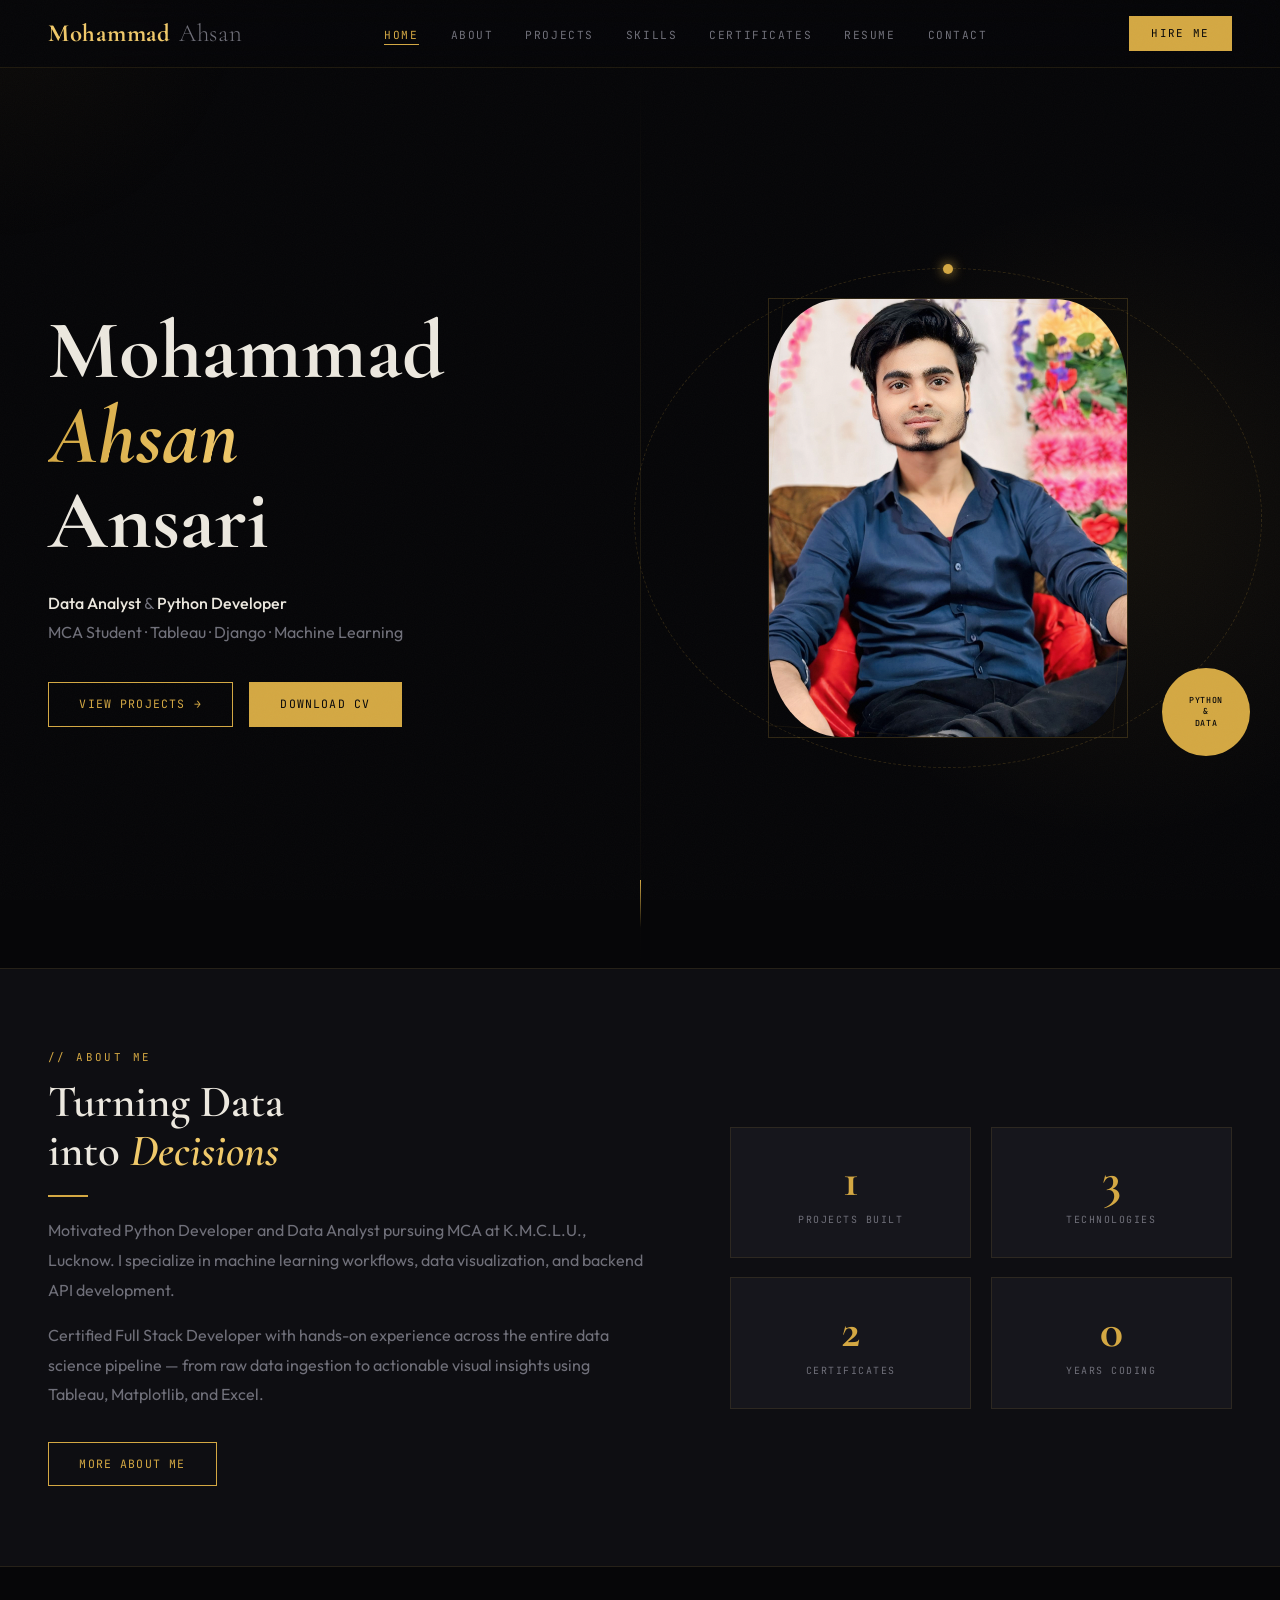
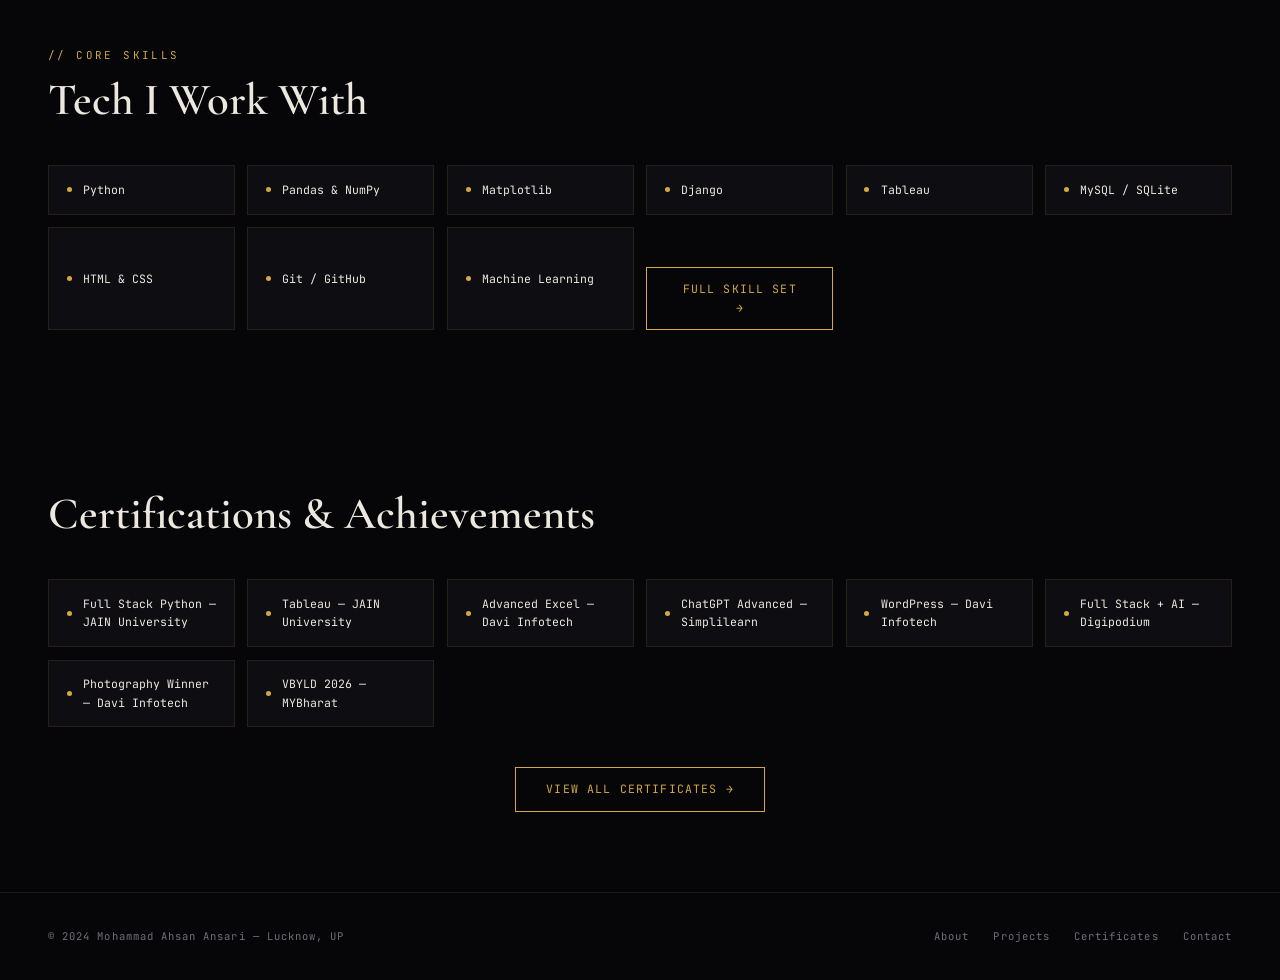
<file: index.html>
<!DOCTYPE html>
<html lang="en">
<head>
<meta charset="UTF-8"><meta name="viewport" content="width=device-width,initial-scale=1.0">
<title>Mohammad Ahsan —  Data Analys & Python Developer </title>
<link rel="stylesheet" href="css/style.css">
<link rel="shortcut icon" href="LOGO.jpg" style="width: 80px; border-radius: 80px; ">
<style>
/* ── HERO ── */
.hero{
  min-height:100vh;display:grid;grid-template-columns:1fr 1fr;
  align-items:center;padding:0 3rem;gap:3rem;
  position:relative;overflow:hidden;
}
.hero::before{
  content:'';position:absolute;right:-180px;top:50%;transform:translateY(-50%);
  width:700px;height:700px;border-radius:50%;
  background:radial-gradient(circle,rgba(212,168,67,.07) 0%,transparent 65%);
  animation:pulse 5s ease-in-out infinite;pointer-events:none;
}
.hero-line{
  width:1px;height:100%;background:linear-gradient(to bottom,transparent,var(--gold),transparent);
  position:absolute;left:50%;opacity:.12;
}
/* hero text */
.hero-greeting{
  font-family:var(--ff-mono);font-size:.7rem;letter-spacing:.25em;text-transform:uppercase;
  color:var(--gold);margin-bottom:1.4rem;
  animation:fadeInDown .8s ease both .2s;
}
.hero-name{
  font-family:var(--ff-display);font-size:clamp(3rem,6.5vw,5.8rem);font-weight:700;
  line-height:1.02;color:var(--text);
  animation:fadeInDown .8s ease both .35s;
}
.hero-name .italic{
  font-style:italic;
  background:linear-gradient(90deg,var(--gold),var(--gold2),var(--gold));
  background-size:200% auto;-webkit-background-clip:text;-webkit-text-fill-color:transparent;
  background-clip:text;animation:shimmer 3s linear infinite;
}
.hero-role{
  font-size:1rem;color:var(--muted);margin:1.6rem 0 2.2rem;
  line-height:1.8;animation:fadeInDown .8s ease both .5s;
}
.hero-role strong{color:var(--text);font-weight:500;}
.hero-btns{display:flex;gap:1rem;flex-wrap:wrap;animation:fadeInDown .8s ease both .65s;}

/* hero image */
.hero-img-wrap{
  position:relative;display:flex;justify-content:center;align-items:center;
  animation:scaleIn .9s ease both .4s;
}
.img-orbit{
  position:absolute;width:calc(100% + 60px);height:calc(100% + 60px);
  border:1px dashed rgba(212,168,67,.18);border-radius:50%;
  animation:orbit 20s linear infinite;
}
.img-orbit::before{
  content:'';position:absolute;top:-5px;left:50%;width:10px;height:10px;
  background:var(--gold);border-radius:50%;transform:translateX(-50%);
  box-shadow:0 0 12px var(--gold);
}
.img-frame{
  width:360px;height:440px;position:relative;
  border:1px solid rgba(212,168,67,.2);
  overflow:hidden;
  animation:float 7s ease-in-out infinite;
  animation-delay:.3s;
}
.img-frame::before{
  content:'';position:absolute;inset:-1px;
  border:1px solid rgba(212,168,67,.08);transform:rotate(4deg);pointer-events:none;z-index:2;
}
.img-frame img{
  width:100%;height:100%;object-fit:cover;object-position:top center;
  filter:contrast(1.05) saturate(.92);display:block;
}
.img-badge{
  position:absolute;bottom:-18px;right:-18px;
  width:88px;height:88px;border-radius:50%;
  background:var(--gold);display:flex;flex-direction:column;
  align-items:center;justify-content:center;text-align:center;
  font-family:var(--ff-mono);font-size:.52rem;letter-spacing:.08em;
  color:var(--bg);font-weight:500;text-transform:uppercase;
  animation:orbit 12s linear infinite reverse;z-index:3;
  line-height:1.4;
}
.scroll-cue{
  position:absolute;bottom:2.5rem;left:50%;transform:translateX(-50%);
  display:flex;flex-direction:column;align-items:center;gap:.5rem;
  font-family:var(--ff-mono);font-size:.6rem;letter-spacing:.2em;color:var(--muted);
  animation:fadeInDown .8s ease both 1.2s;
}
.scroll-cue .line{
  width:1px;height:48px;
  background:linear-gradient(to bottom,var(--gold),transparent);
  animation:pulse 2s ease-in-out infinite;
}

/* ── ABOUT BAND ── */
.band{padding:5rem 3rem;background:var(--bg2);border-top:1px solid var(--border);border-bottom:1px solid var(--border);}
.band-inner{max-width:1200px;margin:0 auto;display:grid;grid-template-columns:1.2fr 1fr;gap:5rem;align-items:center;}
.band-text p{font-size:1rem;color:var(--muted);line-height:1.85;margin-bottom:1rem;}
.stats-row{display:grid;grid-template-columns:1fr 1fr;gap:1.2rem;}
.stat-box{
  padding:1.8rem;border:1px solid var(--border);background:var(--bg3);text-align:center;
  transition:border-color .3s;
}
.stat-box:hover{border-color:var(--border2);}
.stat-num{
  font-family:var(--ff-display);font-size:3rem;font-weight:700;
  color:var(--gold);line-height:1;
}
.stat-label{
  font-family:var(--ff-mono);font-size:.62rem;letter-spacing:.15em;text-transform:uppercase;
  color:var(--muted);margin-top:.5rem;
}

/* ── SKILLS PREVIEW ── */
.skills-section{padding:5rem 3rem;}
.skills-section-inner{max-width:1200px;margin:0 auto;}
.pills-grid{display:grid;grid-template-columns:repeat(auto-fill,minmax(180px,1fr));gap:.8rem;margin-top:2.5rem;}
.pill{
  display:flex;align-items:center;gap:.7rem;padding:.9rem 1.1rem;
  border:1px solid var(--border);background:var(--bg2);
  font-family:var(--ff-mono);font-size:.72rem;color:var(--text);
  transition:all .25s;cursor:default;
}
.pill:hover{border-color:var(--gold);color:var(--gold);background:var(--glow);transform:translateX(4px);}
.pill-dot{width:5px;height:5px;background:var(--gold);border-radius:50%;flex-shrink:0;}

@media(max-width:900px){
  .hero{grid-template-columns:1fr;padding:2rem 1.5rem;padding-top:5rem;text-align:center;}
  .hero-img-wrap{order:-1;}
  .img-frame{width:240px;height:300px;}
  .hero-btns{justify-content:center;}
  .hero::before{display:none;}
  .hero-line{display:none;}
  .scroll-cue{display:none;}
  .band{padding:3rem 1.5rem;}
  .band-inner{grid-template-columns:1fr;gap:2.5rem;}
  .skills-section{padding:3rem 1.5rem;}
}
</style>
</head>
<body data-page="home">

<nav class="navbar">
  <a href="index.html" class="nav-brand">Mohammad <span>Ahsan</span></a>
  <button class="hamburger"><span></span><span></span><span></span></button>
  <ul class="nav-links">
    <li><a href="index.html" data-page="home">Home</a></li>
    <li><a href="pages/about.html" data-page="about">About</a></li>
    <li><a href="pages/projects.html" data-page="projects">Projects</a></li>
    <li><a href="pages/skills.html" data-page="skills">Skills</a></li>
    <li><a href="pages/certificates.html" data-page="certificates">Certificates</a></li>
    <li><a href="pages/resume.html" data-page="resume">Resume</a></li>
    <li><a href="pages/contact.html" data-page="contact">Contact</a></li>
  </ul>
  <a href="pages/contact.html" class="nav-cta">Hire Me</a>
</nav>

<main class="page">

  <!-- ═══ HERO ═══ -->
  <section class="hero">
    <div class="hero-line"></div>

    <div class="hero-text"><!--
      <p class="hero-greeting">&#8212;</p>-->
      <h1 class="hero-name">
        Mohammad<br>
        <span class="italic">Ahsan</span><br>
        Ansari
      </h1>
      <p class="hero-role">
        <strong>Data Analyst </strong> &amp; <strong>Python Developer</strong><br>
        MCA Student · Tableau  · Django  · Machine Learning
      </p>
      <div class="hero-btns">
        <a href="pages/projects.html" class="btn"><span>View Projects &#8594;</span></a>
        <a href="pages/resume.html" class="btn btn-solid"><span>Download CV</span></a>
      </div>
    </div>

    <div class="hero-img-wrap">
      <div class="img-orbit"></div>
      <div class="img-frame">
        <img src="PHOTO.jpg" alt="" style="border-radius: 20%;">
      </div>
      <div class="img-badge">Python<br>&amp;<br>Data</div>
    </div>

    <div class="scroll-cue">
      <span>   </span>
      <div class="line"></div>
    </div>
  </section>

  <!-- ═══ ABOUT BAND ═══ -->
  <section class="band">
    <div class="band-inner">
      <div class="band-text">
        <span class="eyebrow reveal">// About me</span>
        <h2 class="section-title reveal d1" style="margin-bottom:1.2rem;">
          Turning Data<br>into <em style="font-style:italic;color:var(--gold2);">Decisions</em>
        </h2>
        <div class="rule reveal d2"></div>
        <p class="reveal d2">Motivated Python Developer and Data Analyst pursuing MCA at K.M.C.L.U., Lucknow. I specialize in machine learning workflows, data visualization, and backend API development.</p>
        <p class="reveal d3">Certified Full Stack Developer with hands-on experience across the entire data science pipeline — from raw data ingestion to actionable visual insights using Tableau, Matplotlib, and Excel.</p>
        <div class="reveal d4" style="margin-top:2rem;">
          <a href="pages/about.html" class="btn"><span>More About Me</span></a>
        </div>
      </div>
      <div class="stats-row reveal d2">
        <div class="stat-box">
          <div class="stat-num" data-count="4">4+</div>
          <div class="stat-label">Projects Built</div>
        </div>
        <div class="stat-box">
          <div class="stat-num" data-count="10">10+</div>
          <div class="stat-label">Technologies</div>
        </div>
        <div class="stat-box">
          <div class="stat-num" data-count="8">8+</div>
          <div class="stat-label">Certificates</div>
        </div>
        <div class="stat-box">
          <div class="stat-num" data-count="2">2</div>
          <div class="stat-label">Years Coding</div>
        </div>
      </div>
    </div>
  </section>

  <!-- ═══ SKILLS PREVIEW ═══ -->
  <section class="skills-section">
    <div class="skills-section-inner">
      <span class="eyebrow reveal">// Core Skills</span>
      <h2 class="section-title reveal d1">Tech I Work With</h2>
      <div class="pills-grid">
        <div class="pill reveal d1"><span class="pill-dot"></span>Python</div>
        <div class="pill reveal d2"><span class="pill-dot"></span>Pandas &amp; NumPy</div>
        <div class="pill reveal d2"><span class="pill-dot"></span>Matplotlib</div>
        <div class="pill reveal d1"><span class="pill-dot"></span>Django  </div>
        <div class="pill reveal d3"><span class="pill-dot"></span>Tableau</div>
        <div class="pill reveal d3"><span class="pill-dot"></span>MySQL / SQLite</div>
        <div class="pill reveal d5"><span class="pill-dot"></span>HTML &amp; CSS</div>
        <div class="pill reveal d5"><span class="pill-dot"></span>Git / GitHub</div>
        <div class="pill reveal d4"><span class="pill-dot"></span>Machine Learning</div
      </div>
      <div class="reveal d3" style="margin-top:2.5rem;text-align:center;">
        <a href="pages/skills.html" class="btn"><span>Full Skill Set &#8594;</span></a>
      </div>
    </div>
  </section>

  <!-- ═══ CERTIFICATES PREVIEW ═══ -->
  <section class="skills-section">
    <div class="skills-section-inner"><!--
      <span class="eyebrow reveal"></span>-->
      <h2 class="section-title reveal d1">Certifications &amp; Achievements</h2>
      <div class="pills-grid">
        <div class="pill reveal d1"><span class="pill-dot"></span>Full Stack Python — JAIN University</div>
        <div class="pill reveal d1"><span class="pill-dot"></span>Tableau — JAIN University</div>
        <div class="pill reveal d2"><span class="pill-dot"></span>Advanced Excel — Davi Infotech</div>
        <div class="pill reveal d2"><span class="pill-dot"></span>ChatGPT Advanced — Simplilearn</div>
        <div class="pill reveal d3"><span class="pill-dot"></span>WordPress — Davi Infotech</div>
        <div class="pill reveal d3"><span class="pill-dot"></span>Full Stack + AI — Digipodium</div>
        <div class="pill reveal d4"><span class="pill-dot"></span>Photography Winner — Davi Infotech</div>
        <div class="pill reveal d4"><span class="pill-dot"></span>VBYLD 2026 — MYBharat</div>
      </div>
      <div class="reveal d3" style="margin-top:2.5rem;text-align:center;">
        <a href="pages/certificates.html" class="btn"><span>View All Certificates &#8594;</span></a>
      </div>
    </div>
  </section>

</main>

<footer class="footer">
  <span>&copy; 2024 Mohammad Ahsan Ansari &mdash; Lucknow, UP</span>
  <div class="footer-links">
    <a href="pages/about.html">About</a>
    <a href="pages/projects.html">Projects</a>
    <a href="pages/certificates.html">Certificates</a>
    <a href="pages/contact.html">Contact</a>
  </div>
</footer>

<script src="js/main.js"></script>
</body>
</html>
</file>
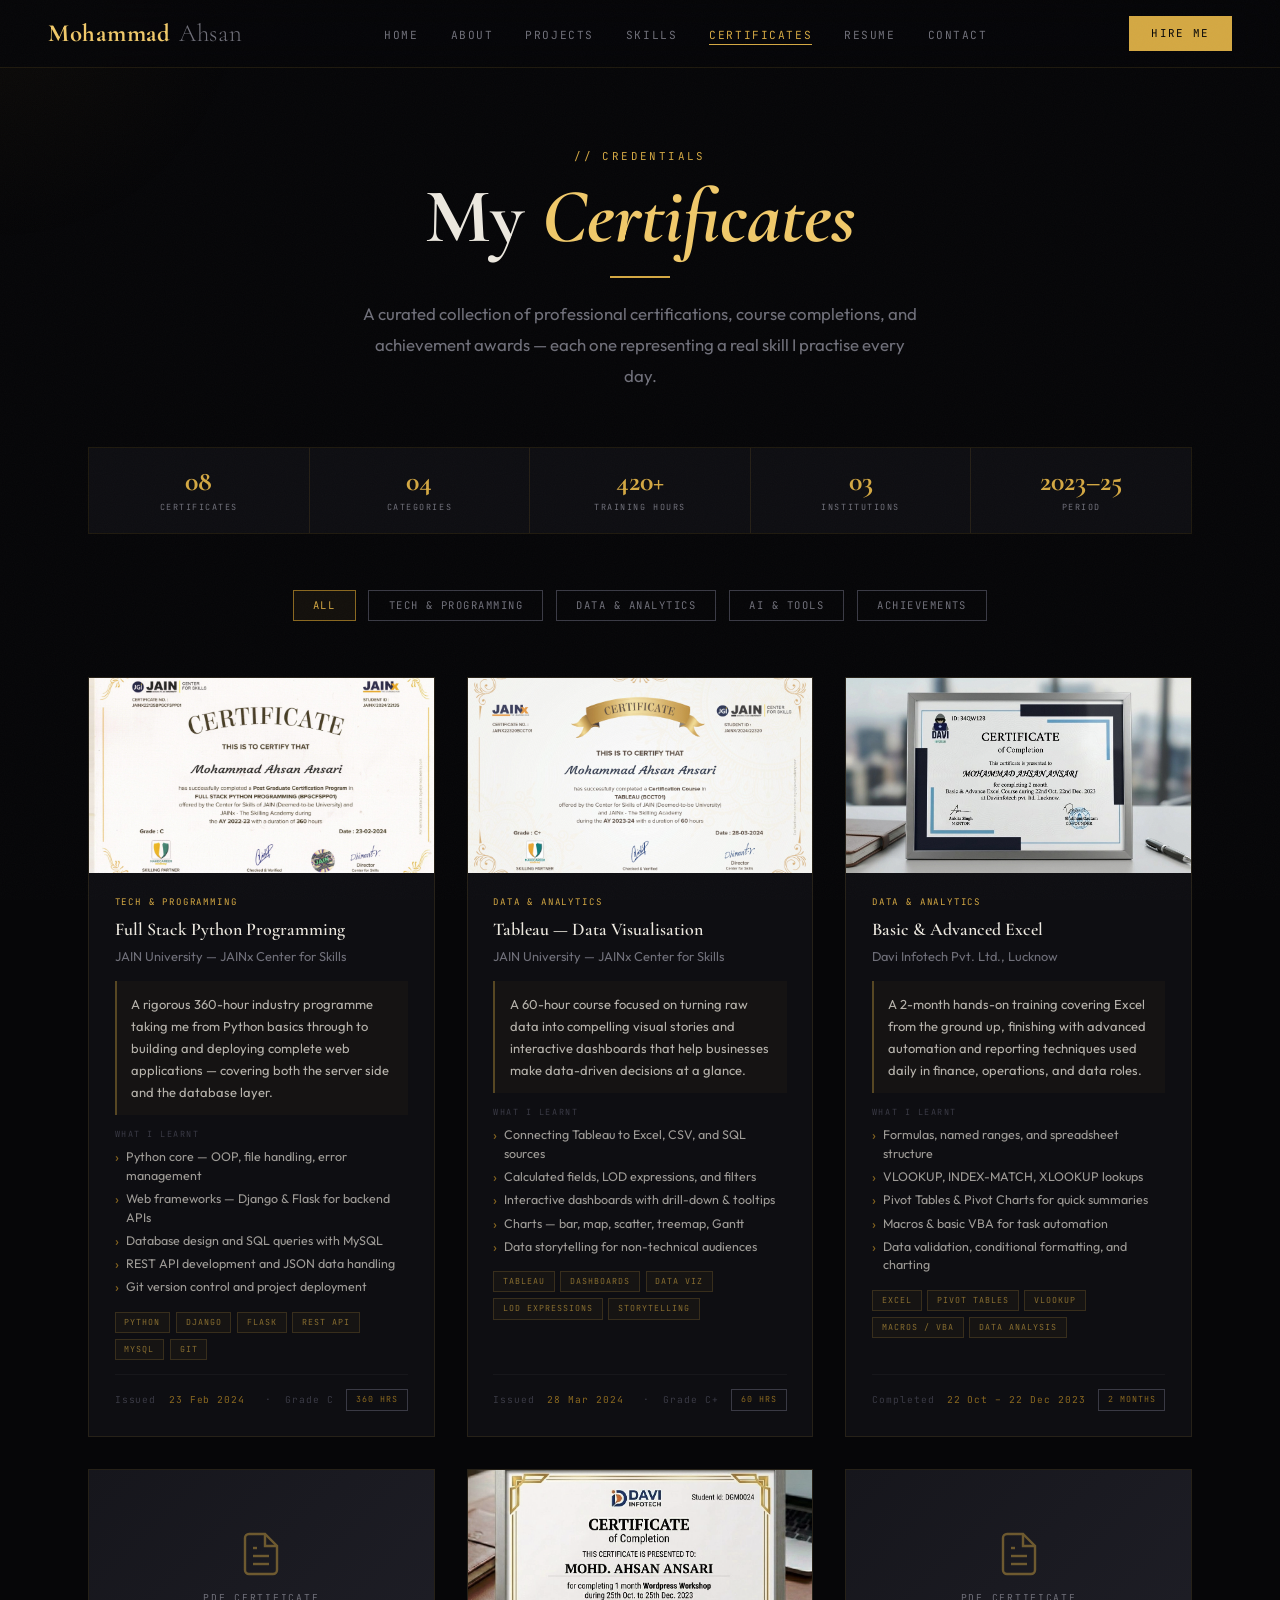
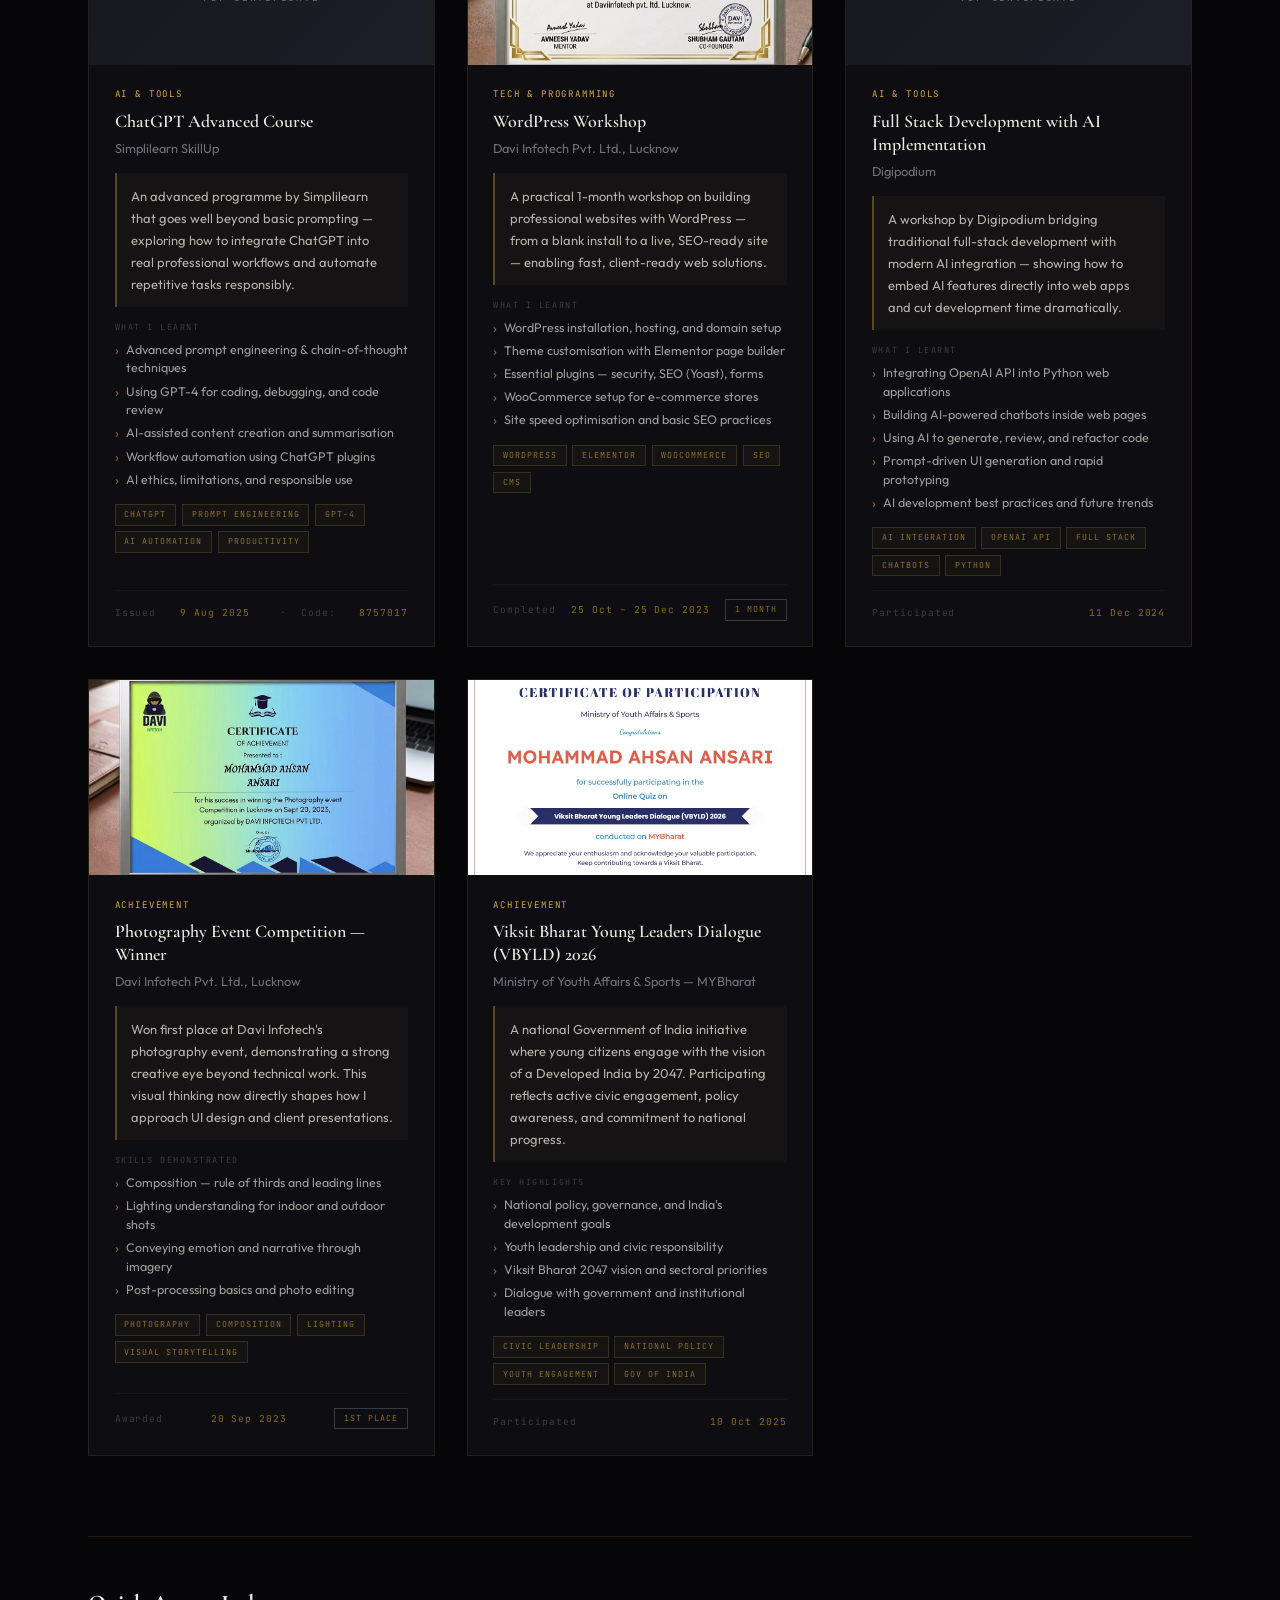
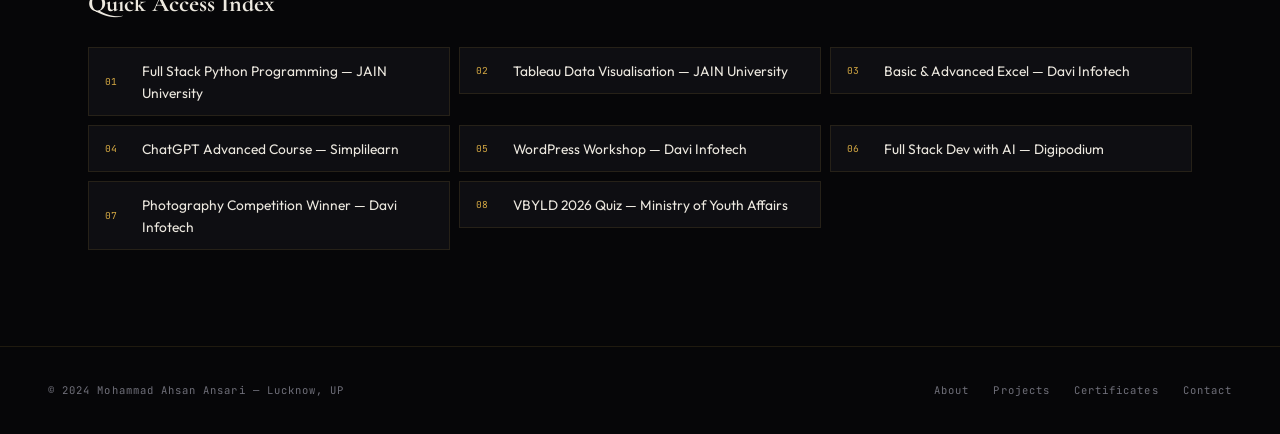
<file: pages/certificates.html>
<!DOCTYPE html>
<html lang="en">
<head>
<meta charset="UTF-8"><meta name="viewport" content="width=device-width,initial-scale=1.0">
<title>Certificates — Mohammad Ahsan</title>
<link rel="stylesheet" href="../css/style.css">
<link rel="shortcut icon" href="LOGO.jpg" style="border-radius: 80px; width: 80px;">
  
<style>

.cert-page-wrap {
  max-width: 1200px;
  margin: 0 auto;
  padding: 5rem 3rem 6rem;
}

/* HEADER */
.cert-header { text-align: center; margin-bottom: 3.5rem; }
.cert-header .rule { margin: 1.2rem auto; width: 60px; }

/* STATS BAR */
.cert-stats-bar {
  display: flex;
  flex-wrap: wrap;
  justify-content: center;
  gap: 0;
  border: 1px solid var(--border);
  margin-bottom: 3.5rem;
  overflow: hidden;
}
.cert-stat-item {
  flex: 1;
  min-width: 110px;
  display: flex;
  flex-direction: column;
  align-items: center;
  justify-content: center;
  padding: 1.2rem 1rem;
  border-right: 1px solid var(--border);
  background: var(--bg2);
  transition: background .25s;
}
.cert-stat-item:last-child { border-right: none; }
.cert-stat-item:hover { background: var(--bg3); }
.stat-number {
  font-family: var(--ff-display);
  font-size: 1.75rem;
  font-weight: 700;
  color: var(--gold);
  line-height: 1;
}
.stat-label {
  font-family: var(--ff-mono);
  font-size: .53rem;
  letter-spacing: .18em;
  text-transform: uppercase;
  color: var(--muted);
  margin-top: .35rem;
  text-align: center;
}

/* FILTER TABS */
.filter-tabs {
  display: flex;
  gap: .8rem;
  flex-wrap: wrap;
  justify-content: center;
  margin-bottom: 3.5rem;
}
.filter-tab {
  font-family: var(--ff-mono);
  font-size: .66rem;
  letter-spacing: .14em;
  text-transform: uppercase;
  color: var(--muted);
  background: transparent;
  border: 1px solid var(--dim);
  padding: .45rem 1.2rem;
  cursor: pointer;
  transition: all .25s;
}
.filter-tab:hover, .filter-tab.active {
  color: var(--gold);
  border-color: var(--gold3);
  background: rgba(212,168,67,.06);
}

/* GRID */
.certs-grid {
  display: grid;
  grid-template-columns: repeat(auto-fill, minmax(340px, 1fr));
  gap: 2rem;
}

/* CARD */
.cert-card {
  background: var(--bg2);
  border: 1px solid var(--border);
  display: flex;
  flex-direction: column;
  transition: transform .3s, border-color .3s, box-shadow .3s;
  cursor: pointer;
  position: relative;
  overflow: hidden;
}
.cert-card::before {
  content: '';
  position: absolute;
  inset: 0;
  background: linear-gradient(135deg, rgba(212,168,67,.05) 0%, transparent 60%);
  opacity: 0;
  transition: opacity .3s;
  pointer-events: none;
}
.cert-card:hover {
  transform: translateY(-5px);
  border-color: var(--border2);
  box-shadow: 0 16px 48px rgba(0,0,0,.45), 0 0 0 1px rgba(212,168,67,.1);
}
.cert-card:hover::before { opacity: 1; }

/* THUMB */
.cert-thumb {
  width: 100%;
  height: 195px;
  overflow: hidden;
  position: relative;
  background: var(--bg3);
  display: flex;
  align-items: center;
  justify-content: center;
  flex-shrink: 0;
}
.cert-thumb img {
  width: 100%;
  height: 100%;
  object-fit: cover;
  transition: transform .5s;
  filter: saturate(.85);
}
.cert-card:hover .cert-thumb img { transform: scale(1.05); filter: saturate(1); }

.cert-thumb-pdf {
  width: 100%;
  height: 100%;
  display: flex;
  flex-direction: column;
  align-items: center;
  justify-content: center;
  gap: .8rem;
  background: linear-gradient(135deg, var(--bg3), var(--bg4));
}
.cert-thumb-pdf svg { opacity: .45; }
.cert-thumb-pdf span {
  font-family: var(--ff-mono);
  font-size: .6rem;
  letter-spacing: .18em;
  text-transform: uppercase;
  color: var(--muted);
}

.cert-thumb-overlay {
  position: absolute;
  inset: 0;
  background: rgba(6,6,8,.72);
  display: flex;
  align-items: center;
  justify-content: center;
  opacity: 0;
  transition: opacity .3s;
}
.cert-card:hover .cert-thumb-overlay { opacity: 1; }
.view-btn {
  font-family: var(--ff-mono);
  font-size: .65rem;
  letter-spacing: .14em;
  text-transform: uppercase;
  color: var(--gold);
  border: 1px solid var(--gold3);
  padding: .5rem 1.3rem;
  background: transparent;
  text-decoration: none;
  transition: background .25s, color .25s;
}
.view-btn:hover { background: var(--gold); color: var(--bg); }

/* BODY */
.cert-body {
  padding: 1.4rem 1.6rem 1.6rem;
  flex: 1;
  display: flex;
  flex-direction: column;
}

.cert-tag {
  font-family: var(--ff-mono);
  font-size: .57rem;
  letter-spacing: .2em;
  text-transform: uppercase;
  color: var(--gold);
  margin-bottom: .5rem;
}
.cert-name {
  font-family: var(--ff-display);
  font-size: 1.12rem;
  font-weight: 600;
  color: var(--text);
  line-height: 1.3;
  margin-bottom: .3rem;
}
.cert-issuer {
  font-size: .8rem;
  color: var(--muted);
  margin-bottom: .9rem;
}

/* DESCRIPTION */
.cert-desc {
  font-size: .81rem;
  color: rgba(236,232,223,.75);
  line-height: 1.7;
  padding: .75rem .9rem;
  background: rgba(212,168,67,.03);
  border-left: 2px solid rgba(212,168,67,.35);
  margin-bottom: .85rem;
}

/* WHAT YOU LEARN */
.cert-learn-label {
  font-family: var(--ff-mono);
  font-size: .53rem;
  letter-spacing: .18em;
  text-transform: uppercase;
  color: var(--dim);
  margin-bottom: .4rem;
}
.cert-learn-list {
  list-style: none;
  display: flex;
  flex-direction: column;
  gap: .28rem;
  margin-bottom: .9rem;
}
.cert-learn-list li {
  font-size: .78rem;
  color: rgba(236,232,223,.65);
  display: flex;
  align-items: flex-start;
  gap: .45rem;
  line-height: 1.5;
}
.cert-learn-list li::before {
  content: '›';
  color: var(--gold3);
  font-size: .9rem;
  line-height: 1.25;
  flex-shrink: 0;
}

/* SKILL PILLS */
.cert-pills {
  display: flex;
  flex-wrap: wrap;
  gap: .35rem;
  margin-bottom: .85rem;
}
.cert-pill {
  font-family: var(--ff-mono);
  font-size: .52rem;
  letter-spacing: .12em;
  text-transform: uppercase;
  color: rgba(212,168,67,.6);
  border: 1px solid rgba(212,168,67,.18);
  padding: .2rem .55rem;
  background: rgba(212,168,67,.04);
  transition: border-color .2s, color .2s;
}
.cert-card:hover .cert-pill {
  border-color: rgba(212,168,67,.32);
  color: var(--gold3);
}

/* DATE ROW */
.cert-date {
  font-family: var(--ff-mono);
  font-size: .6rem;
  letter-spacing: .1em;
  color: var(--dim);
  margin-top: auto;
  padding-top: .9rem;
  border-top: 1px solid rgba(255,255,255,.04);
  display: flex;
  align-items: center;
  justify-content: space-between;
  flex-wrap: wrap;
  gap: .4rem;
}
.cert-date span { color: var(--gold3); }
.cert-hours-badge {
  font-family: var(--ff-mono);
  font-size: .52rem;
  letter-spacing: .12em;
  text-transform: uppercase;
  color: var(--muted);
  border: 1px solid var(--dim);
  padding: .18rem .55rem;
}

/* MODAL */
.modal-overlay {
  position: fixed;
  inset: 0;
  z-index: 900;
  background: rgba(6,6,8,.92);
  display: flex;
  align-items: center;
  justify-content: center;
  padding: 2rem;
  opacity: 0;
  pointer-events: none;
  transition: opacity .3s;
}
.modal-overlay.open { opacity: 1; pointer-events: all; }
.modal-box {
  background: var(--bg2);
  border: 1px solid var(--border2);
  max-width: 900px;
  width: 100%;
  max-height: 90vh;
  display: flex;
  flex-direction: column;
  position: relative;
  transform: scale(.96);
  transition: transform .3s;
}
.modal-overlay.open .modal-box { transform: scale(1); }
.modal-close {
  position: absolute;
  top: 1rem; right: 1rem;
  width: 36px; height: 36px;
  border-radius: 50%;
  background: var(--bg3);
  border: 1px solid var(--dim);
  color: var(--muted);
  font-size: 1.1rem;
  display: flex;
  align-items: center;
  justify-content: center;
  cursor: pointer;
  z-index: 10;
  transition: all .2s;
}
.modal-close:hover { border-color: var(--gold); color: var(--gold); }
.modal-img-wrap {
  width: 100%;
  flex: 1;
  overflow: auto;
  display: flex;
  align-items: center;
  justify-content: center;
  background: var(--bg3);
  min-height: 0;
}
.modal-img-wrap img { max-width: 100%; max-height: 75vh; display: block; object-fit: contain; }
.modal-img-wrap iframe { width: 100%; height: 75vh; border: none; }
.modal-footer {
  padding: 1.2rem 1.6rem;
  border-top: 1px solid var(--border);
  display: flex;
  align-items: center;
  justify-content: space-between;
  flex-wrap: wrap;
  gap: 1rem;
}
.modal-title { font-family: var(--ff-display); font-size: 1rem; color: var(--text); }
.modal-dl {
  font-family: var(--ff-mono);
  font-size: .63rem;
  letter-spacing: .12em;
  text-transform: uppercase;
  color: var(--gold);
  border: 1px solid var(--gold3);
  padding: .4rem 1rem;
  text-decoration: none;
  transition: all .25s;
}
.modal-dl:hover { background: var(--gold); color: var(--bg); }

/* QUICK INDEX */
.cert-index {
  margin-top: 5rem;
  padding-top: 3rem;
  border-top: 1px solid var(--border);
}
.cert-index h2 {
  font-family: var(--ff-display);
  font-size: 1.5rem;
  color: var(--text);
  margin-bottom: 1.5rem;
}
.index-list {
  list-style: none;
  display: grid;
  grid-template-columns: repeat(auto-fill, minmax(280px, 1fr));
  gap: .6rem;
}
.index-list li a {
  display: flex;
  align-items: center;
  gap: .8rem;
  padding: .7rem 1rem;
  background: var(--bg2);
  border: 1px solid var(--border);
  text-decoration: none;
  color: var(--text);
  font-size: .86rem;
  transition: border-color .25s, color .25s, background .25s;
}
.index-list li a:hover {
  border-color: var(--gold3);
  color: var(--gold2);
  background: var(--bg3);
}
.index-list li a .idx-num {
  font-family: var(--ff-mono);
  font-size: .6rem;
  color: var(--gold);
  min-width: 24px;
}

/* RESPONSIVE */
@media (max-width: 700px) {
  .cert-page-wrap { padding: 3rem 1.2rem 4rem; }
  .certs-grid { grid-template-columns: 1fr; }
  .modal-overlay { padding: 1rem; }
  .cert-stat-item { min-width: 80px; padding: .9rem .6rem; }
  .stat-number { font-size: 1.4rem; }
}
</style>
</head>

<body data-page="certificates">

<nav class="navbar">
  <a href="../index.html" class="nav-brand">Mohammad <span>Ahsan</span></a>
  <button class="hamburger"><span></span><span></span><span></span></button>
  <ul class="nav-links">
    <li><a href="../index.html"     data-page="home">Home</a></li>
    <li><a href="about.html"        data-page="about">About</a></li>
    <li><a href="projects.html"     data-page="projects">Projects</a></li>
    <li><a href="skills.html"       data-page="skills">Skills</a></li>
    <li><a href="certificates.html" data-page="certificates" class="active">Certificates</a></li>
    <li><a href="resume.html"       data-page="resume">Resume</a></li>
    <li><a href="contact.html"      data-page="contact">Contact</a></li>
  </ul>
  <a href="contact.html" class="nav-cta">Hire Me</a>
</nav>

<main class="page">
<div class="cert-page-wrap">

  <!-- HEADER -->
  <div class="cert-header">
    <span class="eyebrow reveal">// Credentials</span>
    <h1 class="display-title reveal d1">My <em>Certificates</em></h1>
    <div class="rule reveal d2"></div>
    <p class="lead reveal d2" style="max-width:560px;margin:0 auto;text-align:center;">
      A curated collection of professional certifications, course completions, and achievement awards —
      each one representing a real skill I practise every day.
    </p>
  </div>

  <!-- STATS BAR -->
  <div class="cert-stats-bar reveal">
    <div class="cert-stat-item">
      <div class="stat-number">08</div>
      <div class="stat-label">Certificates</div>
    </div>
    <div class="cert-stat-item">
      <div class="stat-number">04</div>
      <div class="stat-label">Categories</div>
    </div>
    <div class="cert-stat-item">
      <div class="stat-number">420+</div>
      <div class="stat-label">Training Hours</div>
    </div>
    <div class="cert-stat-item">
      <div class="stat-number">03</div>
      <div class="stat-label">Institutions</div>
    </div>
    <div class="cert-stat-item">
      <div class="stat-number">2023–25</div>
      <div class="stat-label">Period</div>
    </div>
  </div>

  <!-- FILTER TABS -->
  <div class="filter-tabs">
    <button class="filter-tab active" data-filter="all">All</button>
    <button class="filter-tab" data-filter="tech">Tech &amp; Programming</button>
    <button class="filter-tab" data-filter="data">Data &amp; Analytics</button>
    <button class="filter-tab" data-filter="ai">AI &amp; Tools</button>
    <button class="filter-tab" data-filter="achievement">Achievements</button>
  </div>

  <!-- GRID -->
  <div class="certs-grid">

    <!-- 1 — Full Stack Python -->
    <div class="cert-card reveal d1" data-category="tech" onclick="openModal('python')">
      <div class="cert-thumb">
        <img src="../PYTHON_FULL_STACK.jpg" alt="Full Stack Python Certificate">
        <div class="cert-thumb-overlay"><span class="view-btn">View Certificate</span></div>
      </div>
      <div class="cert-body">
        <div class="cert-tag">Tech &amp; Programming</div>
        <div class="cert-name">Full Stack Python Programming</div>
        <div class="cert-issuer">JAIN University — JAINx Center for Skills</div>
        <div class="cert-desc">
          A rigorous 360-hour industry programme taking me from Python basics through to building and
          deploying complete web applications — covering both the server side and the database layer.
        </div>
        <div class="cert-learn-label">What I learnt</div>
        <ul class="cert-learn-list">
          <li>Python core — OOP, file handling, error management</li>
          <li>Web frameworks — Django &amp; Flask for backend APIs</li>
          <li>Database design and SQL queries with MySQL</li>
          <li>REST API development and JSON data handling</li>
          <li>Git version control and project deployment</li>
        </ul>
        <div class="cert-pills">
          <span class="cert-pill">Python</span>
          <span class="cert-pill">Django</span>
          <span class="cert-pill">Flask</span>
          <span class="cert-pill">REST API</span>
          <span class="cert-pill">MySQL</span>
          <span class="cert-pill">Git</span>
        </div>
        <div class="cert-date">
          Issued <span>23 Feb 2024</span> &nbsp;·&nbsp; Grade C
          <span class="cert-hours-badge">360 hrs</span>
        </div>
      </div>
    </div>

    <!-- 2 — Tableau -->
    <div class="cert-card reveal d2" data-category="data" onclick="openModal('tableau')">
      <div class="cert-thumb">
        <img src="../TABLEAU_CERTICATE.jpg" alt="Tableau Certificate">
        <div class="cert-thumb-overlay"><span class="view-btn">View Certificate</span></div>
      </div>
      <div class="cert-body">
        <div class="cert-tag">Data &amp; Analytics</div>
        <div class="cert-name">Tableau — Data Visualisation</div>
        <div class="cert-issuer">JAIN University — JAINx Center for Skills</div>
        <div class="cert-desc">
          A 60-hour course focused on turning raw data into compelling visual stories and interactive
          dashboards that help businesses make data-driven decisions at a glance.
        </div>
        <div class="cert-learn-label">What I learnt</div>
        <ul class="cert-learn-list">
          <li>Connecting Tableau to Excel, CSV, and SQL sources</li>
          <li>Calculated fields, LOD expressions, and filters</li>
          <li>Interactive dashboards with drill-down &amp; tooltips</li>
          <li>Charts — bar, map, scatter, treemap, Gantt</li>
          <li>Data storytelling for non-technical audiences</li>
        </ul>
        <div class="cert-pills">
          <span class="cert-pill">Tableau</span>
          <span class="cert-pill">Dashboards</span>
          <span class="cert-pill">Data Viz</span>
          <span class="cert-pill">LOD Expressions</span>
          <span class="cert-pill">Storytelling</span>
        </div>
        <div class="cert-date">
          Issued <span>28 Mar 2024</span> &nbsp;·&nbsp; Grade C+
          <span class="cert-hours-badge">60 hrs</span>
        </div>
      </div>
    </div>

    <!-- 3 — Excel -->
    <div class="cert-card reveal d3" data-category="data" onclick="openModal('excel')">
      <div class="cert-thumb">
        <img src="../EXCEL.jpg" alt="Excel Certificate">
        <div class="cert-thumb-overlay"><span class="view-btn">View Certificate</span></div>
      </div>
      <div class="cert-body">
        <div class="cert-tag">Data &amp; Analytics</div>
        <div class="cert-name">Basic &amp; Advanced Excel</div>
        <div class="cert-issuer">Davi Infotech Pvt. Ltd., Lucknow</div>
        <div class="cert-desc">
          A 2-month hands-on training covering Excel from the ground up, finishing with advanced
          automation and reporting techniques used daily in finance, operations, and data roles.
        </div>
        <div class="cert-learn-label">What I learnt</div>
        <ul class="cert-learn-list">
          <li>Formulas, named ranges, and spreadsheet structure</li>
          <li>VLOOKUP, INDEX-MATCH, XLOOKUP lookups</li>
          <li>Pivot Tables &amp; Pivot Charts for quick summaries</li>
          <li>Macros &amp; basic VBA for task automation</li>
          <li>Data validation, conditional formatting, and charting</li>
        </ul>
        <div class="cert-pills">
          <span class="cert-pill">Excel</span>
          <span class="cert-pill">Pivot Tables</span>
          <span class="cert-pill">VLOOKUP</span>
          <span class="cert-pill">Macros / VBA</span>
          <span class="cert-pill">Data Analysis</span>
        </div>
        <div class="cert-date">
          Completed <span>22 Oct – 22 Dec 2023</span>
          <span class="cert-hours-badge">2 months</span>
        </div>
      </div>
    </div>

    <!-- 4 — ChatGPT Advanced -->
    <div class="cert-card reveal d1" data-category="ai" onclick="openModal('chatgpt')">
      <div class="cert-thumb">
        <div class="cert-thumb-pdf">
          <svg width="48" height="48" viewBox="0 0 24 24" fill="none" stroke="var(--gold)" stroke-width="1.2">
            <path d="M14 2H6a2 2 0 0 0-2 2v16a2 2 0 0 0 2 2h12a2 2 0 0 0 2-2V8z"/>
            <polyline points="14 2 14 8 20 8"/>
            <line x1="16" y1="13" x2="8" y2="13"/>
            <line x1="16" y1="17" x2="8" y2="17"/>
            <polyline points="10 9 9 9 8 9"/>
          </svg>
          <span>PDF Certificate</span>
        </div>
        <div class="cert-thumb-overlay"><span class="view-btn">View Certificate</span></div>
      </div>
      <div class="cert-body">
        <div class="cert-tag">AI &amp; Tools</div>
        <div class="cert-name">ChatGPT Advanced Course</div>
        <div class="cert-issuer">Simplilearn SkillUp</div>
        <div class="cert-desc">
          An advanced programme by Simplilearn that goes well beyond basic prompting — exploring
          how to integrate ChatGPT into real professional workflows and automate repetitive tasks
          responsibly.
        </div>
        <div class="cert-learn-label">What I learnt</div>
        <ul class="cert-learn-list">
          <li>Advanced prompt engineering &amp; chain-of-thought techniques</li>
          <li>Using GPT-4 for coding, debugging, and code review</li>
          <li>AI-assisted content creation and summarisation</li>
          <li>Workflow automation using ChatGPT plugins</li>
          <li>AI ethics, limitations, and responsible use</li>
        </ul>
        <div class="cert-pills">
          <span class="cert-pill">ChatGPT</span>
          <span class="cert-pill">Prompt Engineering</span>
          <span class="cert-pill">GPT-4</span>
          <span class="cert-pill">AI Automation</span>
          <span class="cert-pill">Productivity</span>
        </div>
        <div class="cert-date">
          Issued <span>9 Aug 2025</span> &nbsp;·&nbsp; Code: <span>8757017</span>
        </div>
      </div>
    </div>

    <!-- 5 — WordPress -->
    <div class="cert-card reveal d2" data-category="tech" onclick="openModal('wordpress')">
      <div class="cert-thumb">
        <img src="../WORDPRESS.jpg" alt="WordPress Certificate">
        <div class="cert-thumb-overlay"><span class="view-btn">View Certificate</span></div>
      </div>
      <div class="cert-body">
        <div class="cert-tag">Tech &amp; Programming</div>
        <div class="cert-name">WordPress Workshop</div>
        <div class="cert-issuer">Davi Infotech Pvt. Ltd., Lucknow</div>
        <div class="cert-desc">
          A practical 1-month workshop on building professional websites with WordPress — from a
          blank install to a live, SEO-ready site — enabling fast, client-ready web solutions.
        </div>
        <div class="cert-learn-label">What I learnt</div>
        <ul class="cert-learn-list">
          <li>WordPress installation, hosting, and domain setup</li>
          <li>Theme customisation with Elementor page builder</li>
          <li>Essential plugins — security, SEO (Yoast), forms</li>
          <li>WooCommerce setup for e-commerce stores</li>
          <li>Site speed optimisation and basic SEO practices</li>
        </ul>
        <div class="cert-pills">
          <span class="cert-pill">WordPress</span>
          <span class="cert-pill">Elementor</span>
          <span class="cert-pill">WooCommerce</span>
          <span class="cert-pill">SEO</span>
          <span class="cert-pill">CMS</span>
        </div>
        <div class="cert-date">
          Completed <span>25 Oct – 25 Dec 2023</span>
          <span class="cert-hours-badge">1 month</span>
        </div>
      </div>
    </div>

    <!-- 6 — Full Stack Dev + AI Workshop -->
    <div class="cert-card reveal d3" data-category="ai" onclick="openModal('workshop')">
      <div class="cert-thumb">
        <div class="cert-thumb-pdf">
          <svg width="48" height="48" viewBox="0 0 24 24" fill="none" stroke="var(--gold)" stroke-width="1.2">
            <path d="M14 2H6a2 2 0 0 0-2 2v16a2 2 0 0 0 2 2h12a2 2 0 0 0 2-2V8z"/>
            <polyline points="14 2 14 8 20 8"/>
            <line x1="16" y1="13" x2="8" y2="13"/>
            <line x1="16" y1="17" x2="8" y2="17"/>
            <polyline points="10 9 9 9 8 9"/>
          </svg>
          <span>PDF Certificate</span>
        </div>
        <div class="cert-thumb-overlay"><span class="view-btn">View Certificate</span></div>
      </div>
      <div class="cert-body">
        <div class="cert-tag">AI &amp; Tools</div>
        <div class="cert-name">Full Stack Development with AI Implementation</div>
        <div class="cert-issuer">Digipodium</div>
        <div class="cert-desc">
          A workshop by Digipodium bridging traditional full-stack development with modern AI
          integration — showing how to embed AI features directly into web apps and cut
          development time dramatically.
        </div>
        <div class="cert-learn-label">What I learnt</div>
        <ul class="cert-learn-list">
          <li>Integrating OpenAI API into Python web applications</li>
          <li>Building AI-powered chatbots inside web pages</li>
          <li>Using AI to generate, review, and refactor code</li>
          <li>Prompt-driven UI generation and rapid prototyping</li>
          <li>AI development best practices and future trends</li>
        </ul>
        <div class="cert-pills">
          <span class="cert-pill">AI Integration</span>
          <span class="cert-pill">OpenAI API</span>
          <span class="cert-pill">Full Stack</span>
          <span class="cert-pill">Chatbots</span>
          <span class="cert-pill">Python</span>
        </div>
        <div class="cert-date">
          Participated <span>11 Dec 2024</span>
        </div>
      </div>
    </div>

    <!-- 7 — Photography Winner -->
    <div class="cert-card reveal d1" data-category="achievement" onclick="openModal('photography')">
      <div class="cert-thumb">
        <img src="../PHOTOGRAPHY.jpg" alt="Photography Certificate">
        <div class="cert-thumb-overlay"><span class="view-btn">View Certificate</span></div>
      </div>
      <div class="cert-body">
        <div class="cert-tag">Achievement</div>
        <div class="cert-name">Photography Event Competition — Winner</div>
        <div class="cert-issuer">Davi Infotech Pvt. Ltd., Lucknow</div>
        <div class="cert-desc">
          Won first place at Davi Infotech's photography event, demonstrating a strong creative eye
          beyond technical work. This visual thinking now directly shapes how I approach UI design
          and client presentations.
        </div>
        <div class="cert-learn-label">Skills demonstrated</div>
        <ul class="cert-learn-list">
          <li>Composition — rule of thirds and leading lines</li>
          <li>Lighting understanding for indoor and outdoor shots</li>
          <li>Conveying emotion and narrative through imagery</li>
          <li>Post-processing basics and photo editing</li>
        </ul>
        <div class="cert-pills">
          <span class="cert-pill">Photography</span>
          <span class="cert-pill">Composition</span>
          <span class="cert-pill">Lighting</span>
          <span class="cert-pill">Visual Storytelling</span>
        </div>
        <div class="cert-date">
          Awarded <span>20 Sep 2023</span>
          <span class="cert-hours-badge">1st Place</span>
        </div>
      </div>
    </div>

    <!-- 8 — MyBharat VBYLD -->
    <div class="cert-card reveal d2" data-category="achievement" onclick="openModal('mybharat')">
      <div class="cert-thumb">
        <img src="../MyBharat_Quiz_Certificate.png" alt="MyBharat Quiz Certificate">
        <div class="cert-thumb-overlay"><span class="view-btn">View Certificate</span></div>
      </div>
      <div class="cert-body">
        <div class="cert-tag">Achievement</div>
        <div class="cert-name">Viksit Bharat Young Leaders Dialogue (VBYLD) 2026</div>
        <div class="cert-issuer">Ministry of Youth Affairs &amp; Sports — MYBharat</div>
        <div class="cert-desc">
          A national Government of India initiative where young citizens engage with the vision of a
          Developed India by 2047. Participating reflects active civic engagement, policy awareness,
          and commitment to national progress.
        </div>
        <div class="cert-learn-label">Key highlights</div>
        <ul class="cert-learn-list">
          <li>National policy, governance, and India's development goals</li>
          <li>Youth leadership and civic responsibility</li>
          <li>Viksit Bharat 2047 vision and sectoral priorities</li>
          <li>Dialogue with government and institutional leaders</li>
        </ul>
        <div class="cert-pills">
          <span class="cert-pill">Civic Leadership</span>
          <span class="cert-pill">National Policy</span>
          <span class="cert-pill">Youth Engagement</span>
          <span class="cert-pill">Gov of India</span>
        </div>
        <div class="cert-date">
          Participated <span>10 Oct 2025</span>
        </div>
      </div>
    </div>

  </div><!-- /certs-grid -->

  <!-- QUICK INDEX -->
  <div class="cert-index reveal">
    <h2>Quick Access Index</h2>
    <ul class="index-list">
      <li><a href="#" onclick="openModal('python');return false;"><span class="idx-num">01</span>Full Stack Python Programming — JAIN University</a></li>
      <li><a href="#" onclick="openModal('tableau');return false;"><span class="idx-num">02</span>Tableau Data Visualisation — JAIN University</a></li>
      <li><a href="#" onclick="openModal('excel');return false;"><span class="idx-num">03</span>Basic &amp; Advanced Excel — Davi Infotech</a></li>
      <li><a href="#" onclick="openModal('chatgpt');return false;"><span class="idx-num">04</span>ChatGPT Advanced Course — Simplilearn</a></li>
      <li><a href="#" onclick="openModal('wordpress');return false;"><span class="idx-num">05</span>WordPress Workshop — Davi Infotech</a></li>
      <li><a href="#" onclick="openModal('workshop');return false;"><span class="idx-num">06</span>Full Stack Dev with AI — Digipodium</a></li>
      <li><a href="#" onclick="openModal('photography');return false;"><span class="idx-num">07</span>Photography Competition Winner — Davi Infotech</a></li>
      <li><a href="#" onclick="openModal('mybharat');return false;"><span class="idx-num">08</span>VBYLD 2026 Quiz — Ministry of Youth Affairs</a></li>
    </ul>
  </div>

</div><!-- /cert-page-wrap -->
</main>

<!-- MODAL -->
<div class="modal-overlay" id="certModal" onclick="closeModalOutside(event)">
  <div class="modal-box">
    <button class="modal-close" onclick="closeModal()">&#215;</button>
    <div class="modal-img-wrap" id="modalContent"></div>
    <div class="modal-footer">
      <div class="modal-title" id="modalTitle"></div>
      <a href="#" class="modal-dl" id="modalDl" download>&#8595; Download</a>
    </div>
  </div>
</div>

<footer class="footer">
  <span>&copy; 2024 Mohammad Ahsan Ansari &mdash; Lucknow, UP</span>
  <div class="footer-links">
    <a href="about.html">About</a>
    <a href="projects.html">Projects</a>
    <a href="certificates.html">Certificates</a>
    <a href="contact.html">Contact</a>
  </div>
</footer>

<script src="../js/main.js"></script>
<script>
const certs = {
  python:      { title:'Full Stack Python Programming — JAIN University',        src:'../PYTHON_FULL_STACK.jpg',         type:'img' },
  tableau:     { title:'Tableau Data Visualisation — JAIN University',           src:'../TABLEAU_CERTICATE.jpg',         type:'img' },
  excel:       { title:'Basic & Advanced Excel — Davi Infotech',                 src:'../EXCEL.jpg',                     type:'img' },
  chatgpt:     { title:'ChatGPT Advanced Course — Simplilearn',                  src:'../CHATGPT_ADVANCE_COURSE.pdf',    type:'pdf' },
  wordpress:   { title:'WordPress Workshop — Davi Infotech',                     src:'../WORDPRESS.jpg',                 type:'img' },
  workshop:    { title:'Full Stack Dev with AI — Digipodium',                    src:'../WORKSHOP_CERTIFICATE.pdf',      type:'pdf' },
  photography: { title:'Photography Competition Winner — Davi Infotech',         src:'../PHOTOGRAPHY.jpg',               type:'img' },
  mybharat:    { title:'VBYLD 2026 — Ministry of Youth Affairs & Sports',        src:'../MyBharat_Quiz_Certificate.png', type:'img' },
};

function openModal(key) {
  const c = certs[key];
  const modal   = document.getElementById('certModal');
  const content = document.getElementById('modalContent');
  document.getElementById('modalTitle').textContent = c.title;
  const dl = document.getElementById('modalDl');
  dl.href = c.src;
  dl.download = c.src.split('/').pop();
  content.innerHTML = c.type === 'img'
    ? `<img src="${c.src}" alt="${c.title}">`
    : `<iframe src="${c.src}"></iframe>`;
  modal.classList.add('open');
  document.body.style.overflow = 'hidden';
}
function closeModal() {
  document.getElementById('certModal').classList.remove('open');
  document.body.style.overflow = '';
  setTimeout(() => { document.getElementById('modalContent').innerHTML = ''; }, 300);
}
function closeModalOutside(e) {
  if (e.target.id === 'certModal') closeModal();
}
document.addEventListener('keydown', e => { if (e.key === 'Escape') closeModal(); });

document.querySelectorAll('.filter-tab').forEach(btn => {
  btn.addEventListener('click', () => {
    document.querySelectorAll('.filter-tab').forEach(b => b.classList.remove('active'));
    btn.classList.add('active');
    const f = btn.dataset.filter;
    document.querySelectorAll('.cert-card').forEach(card => {
      card.style.display = (f === 'all' || card.dataset.category === f) ? 'flex' : 'none';
    });
  });
});
</script>
</body>
</html>
</file>
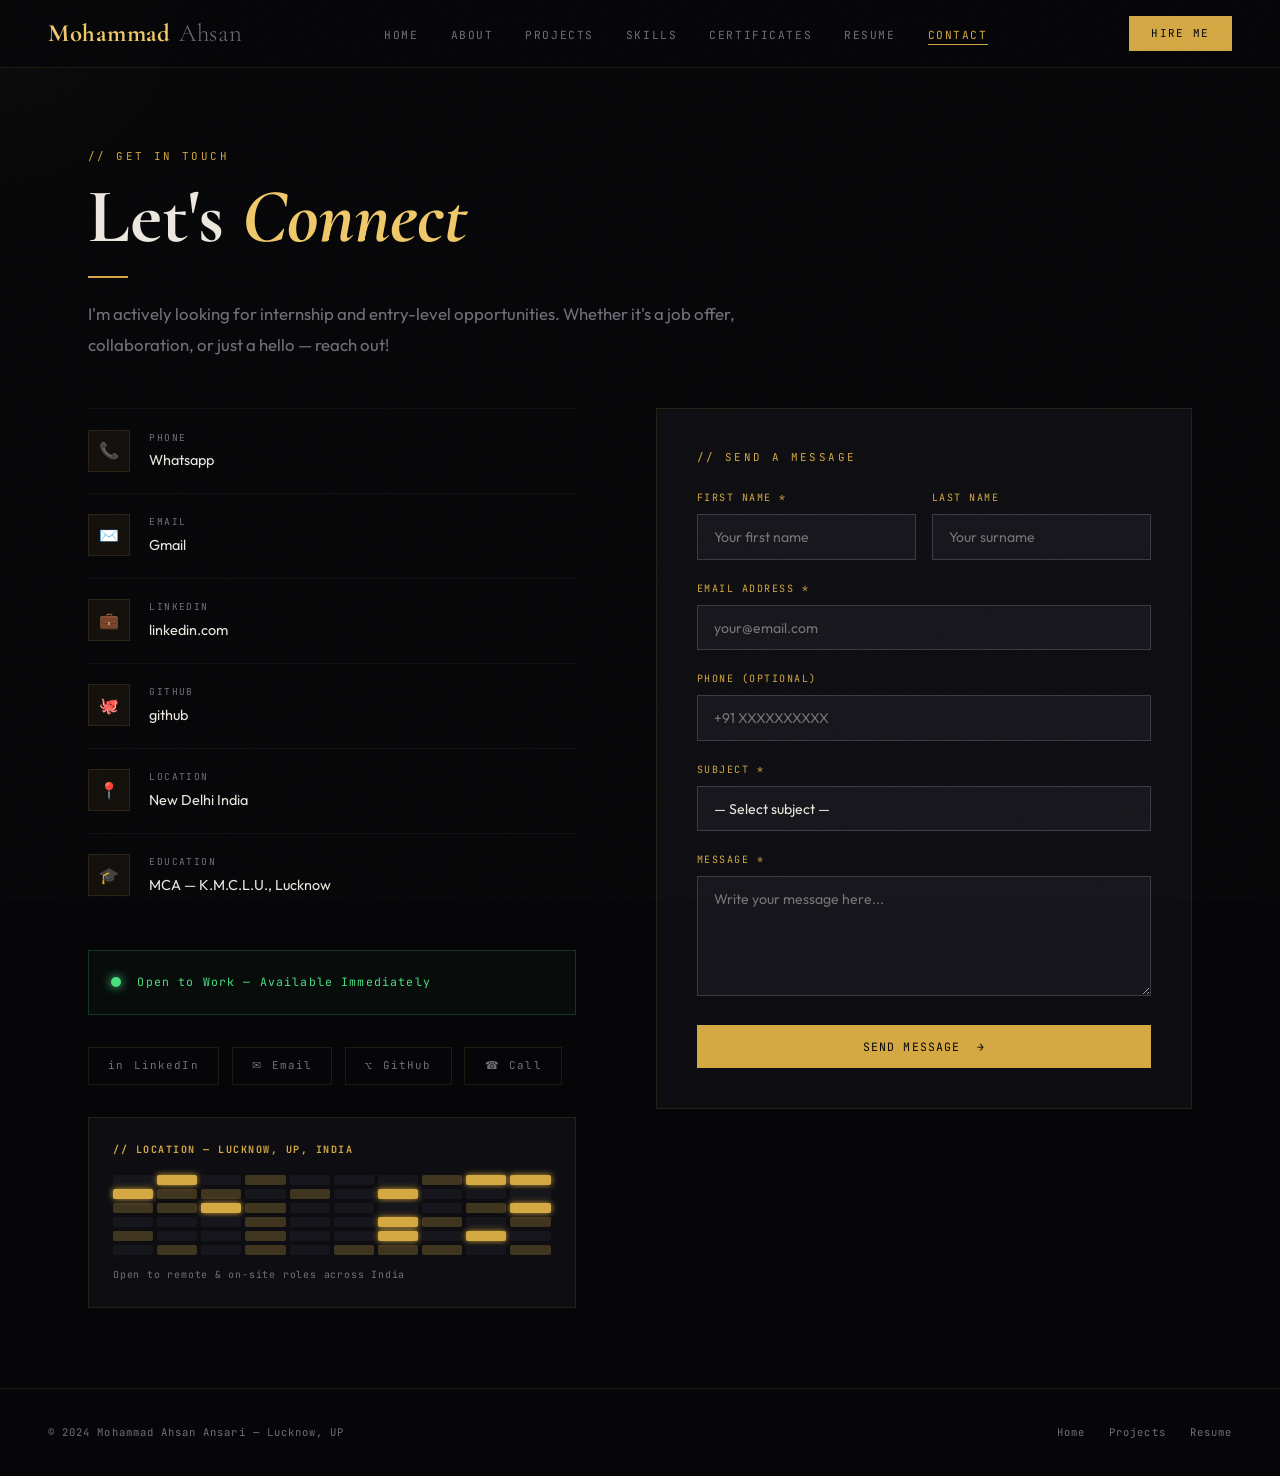
<file: pages/contact.html>
<!DOCTYPE html>
<html lang="en">
<head>
<meta charset="UTF-8"><meta name="viewport" content="width=device-width,initial-scale=1.0">
<title>Contact — Mohammad Ahsan</title>
<link rel="stylesheet" href="../css/style.css">
<link rel="shortcut icon" href="LOGO.jpg" style="border-radius: 80px; width: 80px;">
<style>
.contact-page{max-width:1200px;margin:0 auto;padding:5rem 3rem;}
.contact-grid{display:grid;grid-template-columns:1fr 1.1fr;gap:5rem;margin-top:3rem;align-items:start;}

/* Contact Info */
.contact-detail{
  display:flex;align-items:flex-start;gap:1.2rem;
  padding:1.3rem 0;border-bottom:1px solid rgba(255,255,255,.04);
}
.contact-detail:first-child{border-top:1px solid rgba(255,255,255,.04);}
.det-icon{
  width:42px;height:42px;border:1px solid var(--border);
  display:flex;align-items:center;justify-content:center;
  font-size:1rem;flex-shrink:0;color:var(--gold);
  background:var(--glow);transition:all .25s;
}
.contact-detail:hover .det-icon{border-color:var(--gold);box-shadow:0 0 12px rgba(212,168,67,.2);}
.det-inner{}
.det-label{font-family:var(--ff-mono);font-size:.6rem;letter-spacing:.15em;text-transform:uppercase;color:var(--muted);margin-bottom:.25rem;}
.det-value{font-size:.9rem;color:var(--text);}
.det-value a{color:var(--text);text-decoration:none;transition:color .25s;}
.det-value a:hover{color:var(--gold);}

/* Availability badge */
.avail-card{
  display:flex;align-items:center;gap:1rem;
  padding:1.4rem;border:1px solid rgba(74,222,128,.2);background:rgba(74,222,128,.03);
  margin-top:2rem;
}
.avail-dot{width:10px;height:10px;border-radius:50%;background:#4ade80;box-shadow:0 0 10px #4ade80;flex-shrink:0;animation:pulse 2s infinite;}
.avail-text{font-family:var(--ff-mono);font-size:.72rem;color:#4ade80;letter-spacing:.1em;}

/* Social Links */
.socials{display:flex;gap:.8rem;flex-wrap:wrap;margin-top:2rem;}
.social-btn{
  display:inline-flex;align-items:center;gap:.6rem;
  padding:.6rem 1.2rem;border:1px solid var(--border);
  font-family:var(--ff-mono);font-size:.68rem;letter-spacing:.1em;
  color:var(--muted);text-decoration:none;transition:all .25s;
}
.social-btn:hover{border-color:var(--gold);color:var(--gold);}

/* Form */
.form-card{background:var(--bg2);border:1px solid var(--border);padding:2.5rem;}
.form-row{display:grid;grid-template-columns:1fr 1fr;gap:1rem;}
.form-group{margin-bottom:1.3rem;}
.form-group label{
  display:block;font-family:var(--ff-mono);font-size:.63rem;letter-spacing:.15em;
  text-transform:uppercase;color:var(--gold);margin-bottom:.5rem;
}
.form-group input,
.form-group select,
.form-group textarea{
  width:100%;background:var(--bg3);border:1px solid var(--dim);
  color:var(--text);font-family:var(--ff-body);font-size:.88rem;
  padding:.8rem 1rem;outline:none;transition:border-color .25s;
  appearance:none;
}
.form-group input:focus,
.form-group select:focus,
.form-group textarea:focus{border-color:var(--gold);}
.form-group textarea{resize:vertical;min-height:120px;}
.form-group select option{background:var(--bg2);}

.form-submit{
  width:100%;display:flex;align-items:center;justify-content:center;gap:.6rem;
  padding:.9rem;background:var(--gold);color:var(--bg);border:none;cursor:pointer;
  font-family:var(--ff-mono);font-size:.72rem;letter-spacing:.1em;text-transform:uppercase;
  transition:background .25s;
}
.form-submit:hover{background:var(--gold2);}

.form-success{
  display:none;padding:1.8rem;border:1px solid rgba(74,222,128,.3);
  background:rgba(74,222,128,.04);text-align:center;margin-top:1rem;
  font-family:var(--ff-mono);font-size:.78rem;color:#4ade80;line-height:1.7;
}

/* MAP DOTS */
.map-block{
  margin-top:2rem;border:1px solid var(--border);background:var(--bg2);padding:1.5rem;
}
.map-block h4{font-family:var(--ff-mono);font-size:.63rem;letter-spacing:.15em;text-transform:uppercase;color:var(--gold);margin-bottom:1rem;}
.map-dots{display:grid;grid-template-columns:repeat(10,1fr);gap:4px;}
.map-dot{height:10px;border-radius:2px;background:var(--bg3);}
.map-dot.lit{background:rgba(212,168,67,.25);}
.map-dot.hot{background:var(--gold);box-shadow:0 0 6px var(--gold);}

@media(max-width:900px){
  .contact-page{padding:3rem 1.5rem;}
  .contact-grid{grid-template-columns:1fr;gap:3rem;}
  .form-row{grid-template-columns:1fr;}
}
</style>
</head>
<body data-page="contact">
<nav class="navbar">
  <a href="../index.html" class="nav-brand">Mohammad <span>Ahsan</span></a>
  <button class="hamburger"><span></span><span></span><span></span></button>
  <ul class="nav-links">
    <li><a href="../index.html" data-page="home">Home</a></li>
    <li><a href="about.html" data-page="about">About</a></li>
    <li><a href="projects.html" data-page="projects">Projects</a></li>
    <li><a href="skills.html" data-page="skills">Skills</a></li>
    <li><a href="certificates.html" data-page="certificates">Certificates</a></li>
    <li><a href="resume.html" data-page="resume">Resume</a></li>
    <li><a href="contact.html" data-page="contact">Contact</a></li>
  </ul>
  <a href="contact.html" class="nav-cta">Hire Me</a>
</nav>

<main class="page">
<div class="contact-page">
  <span class="eyebrow reveal">// Get in Touch</span>
  <h1 class="display-title reveal d1">Let's <em>Connect</em></h1>
  <div class="rule reveal d2"></div>
  <p class="lead reveal d3">I'm actively looking for internship and entry-level opportunities. Whether it's a job offer, collaboration, or just a hello — reach out!</p>

  <div class="contact-grid">

    <!-- LEFT: CONTACT INFO -->
    <div>
      <div class="contact-detail reveal d1">
        <div class="det-icon">📞</div>
        <div class="det-inner">
          <div class="det-label">Phone</div>
          <div class="det-value"><a href="https://wa.me/+919984766348"> Whatsapp</a></div>
        </div>
      </div>
      <div class="contact-detail reveal d2">
        <div class="det-icon">✉️</div>
        <div class="det-inner">
          <div class="det-label">Email</div>
          <div class="det-value"><a href="mailto:mohammadahsan.techh@gmail.com">Gmail</a></div>
        </div>
      </div>
      <div class="contact-detail reveal d3">
        <div class="det-icon">💼</div>
        <div class="det-inner">
          <div class="det-label">LinkedIn</div>
          <div class="det-value"><a href="https://linkedin.com/in/ahsan-an12" target="_blank">linkedin.com</a></div>
        </div>
      </div>
      <div class="contact-detail reveal d4">
        <div class="det-icon">🐙</div>
        <div class="det-inner">
          <div class="det-label">GitHub</div>
          <div class="det-value"><a href="https://github.com/MOHAMMADAHSAN-AN" target="_blank">github</a></div>
        </div>
      </div>
      <div class="contact-detail reveal d5">
        <div class="det-icon">📍</div>
        <div class="det-inner">
          <div class="det-label">Location</div>
          <div class="det-value"> New Delhi India</div>
        </div>
      </div>
      <div class="contact-detail reveal d6" style="border-bottom:none;">
        <div class="det-icon">🎓</div>
        <div class="det-inner">
          <div class="det-label">Education</div>
          <div class="det-value">MCA — K.M.C.L.U., Lucknow</div>
        </div>
      </div>

      <div class="avail-card reveal">
        <div class="avail-dot"></div>
        <div class="avail-text">Open to Work — Available Immediately</div>
      </div>

      <div class="socials reveal">
        <a href="https://linkedin.com/in/ahsan-an12" class="social-btn" target="_blank">
          <span>in</span> LinkedIn
        </a>
        <a href="mailto:mohammadahsan.techh@gmail.com" class="social-btn">
          <span>✉</span> Email
        </a>
        <a href="https://github.com/MOHAMMADAHSAN-AN" class="social-btn" target="_blank">
          <span>⌥</span> GitHub
        </a>
        <a href="tel:+919984766348" class="social-btn">
          <span>☎</span> Call
        </a>
      </div>

      <div class="map-block reveal">
        <h4>// Location — Lucknow, UP, India</h4>
        <div class="map-dots" id="mapDots"></div>
        <p style="font-family:var(--ff-mono);font-size:.62rem;color:var(--muted);margin-top:.8rem;letter-spacing:.08em;">
          Open to remote &amp; on-site roles across India
        </p>
      </div>
    </div>

    <!-- RIGHT: FORM -->
    <div class="form-card reveal">
      <span class="eyebrow" style="margin-bottom:1.5rem;">// Send a Message</span>
      <div id="formBody">
        <div class="form-row">
          <div class="form-group">
            <label>First Name *</label>
            <input type="text" id="fname" placeholder="Your first name" />
          </div>
          <div class="form-group">
            <label>Last Name</label>
            <input type="text" id="lname" placeholder="Your surname" />
          </div>
        </div>
        <div class="form-group">
          <label>Email Address *</label>
          <input type="email" id="email" placeholder="your@email.com" />
        </div>
        <div class="form-group">
          <label>Phone (optional)</label>
          <input type="tel" id="phone" placeholder="+91 XXXXXXXXXX" />
        </div>
        <div class="form-group">
          <label>Subject *</label>
          <select id="subject">
            <option value="">— Select subject —</option>
            <option>Job Opportunity / Internship</option>
            <option>Project Collaboration</option>
            <option>Freelance Work</option>
            <option>General Inquiry</option>
            <option>Other</option>
          </select>
        </div>
        <div class="form-group">
          <label>Message *</label>
          <textarea id="message" placeholder="Write your message here..."></textarea>
        </div>
        <button class="form-submit" onclick="submitForm()">
          Send Message &nbsp;→
        </button>
      </div>
      <div class="form-success" id="formSuccess">
        ✓ &nbsp;Message received!<br><br>
        Since this is a static portfolio, please reach out directly:<br><br>
      </div>
    </div>

  </div>
</div>
</main>

<footer class="footer">
  <span>&copy; 2024 Mohammad Ahsan Ansari — Lucknow, UP</span>
  <div class="footer-links"><a href="../index.html">Home</a><a href="projects.html">Projects</a><a href="resume.html">Resume</a></div>
</footer>

<script src="../js/main.js"></script>
<script>
// Map dots
const mapDots = document.getElementById('mapDots');
if (mapDots) {
  for (let i = 0; i < 60; i++) {
    const d = document.createElement('div');
    const r = Math.random();
    d.className = 'map-dot' + (r > .92 ? ' hot' : r > .6 ? ' lit' : '');
    mapDots.appendChild(d);
  }
}

function submitForm() {
  const fname = document.getElementById('fname').value.trim();
  const email = document.getElementById('email').value.trim();
  const subject = document.getElementById('subject').value;
  const msg = document.getElementById('message').value.trim();
  if (!fname || !email || !subject || !msg) {
    alert('Please fill in all required fields (*).');
    return;
  }
  document.getElementById('formBody').style.display = 'none';
  document.getElementById('formSuccess').style.display = 'block';
}
</script>
</body>
</html>
</file>
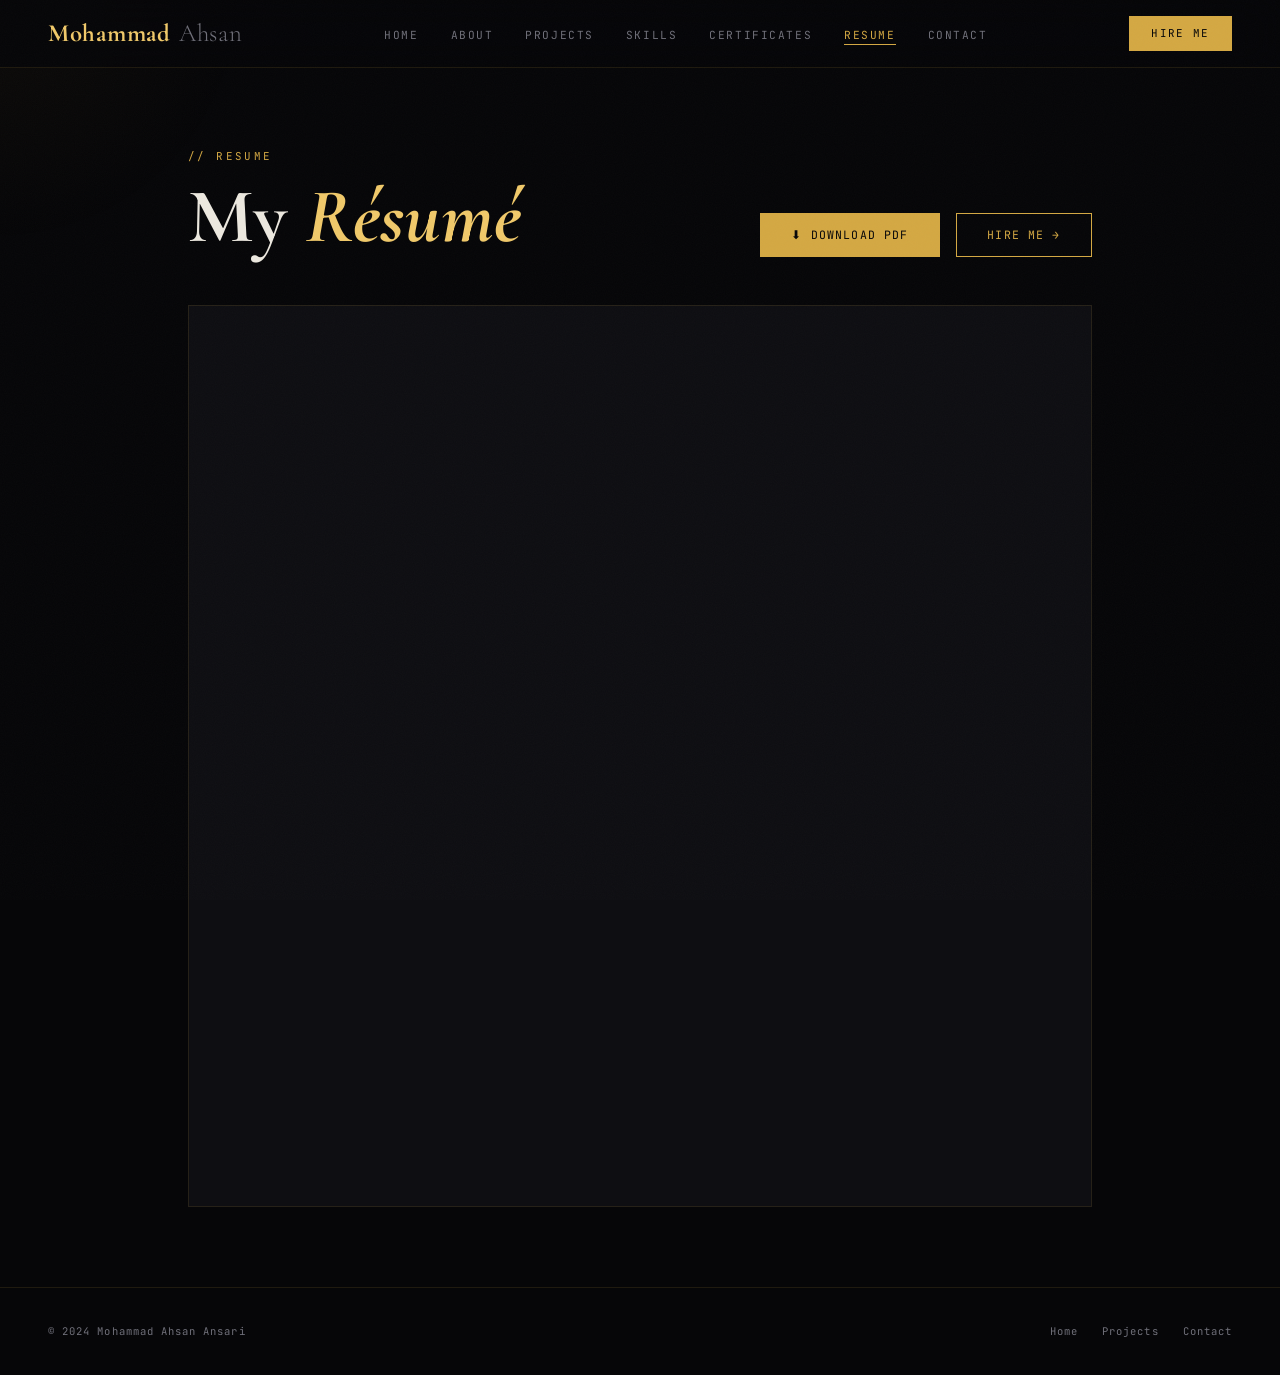
<file: pages/resume.html>
<!DOCTYPE html>
<html lang="en">
<head>
<meta charset="UTF-8"><meta name="viewport" content="width=device-width,initial-scale=1.0">
<title>Resume — Mohammad Ahsan</title>
<link rel="stylesheet" href="../css/style.css">
<link rel="shortcut icon" href="LOGO.jpg" style="border-radius: 80px; width: 80px;">
<style>
.resume-page{max-width:1000px;margin:0 auto;padding:5rem 3rem;}
.resume-topbar{display:flex;justify-content:space-between;align-items:flex-end;margin-bottom:3rem;flex-wrap:wrap;gap:1.5rem;}
.resume-actions{display:flex;gap:1rem;flex-wrap:wrap;}
.pdf-frame{
  border:1px solid var(--border);background:var(--bg2);overflow:hidden;
}
.pdf-frame iframe{width:100%;height:900px;border:none;display:block;}
.pdf-fallback{
  padding:3rem;text-align:center;
  font-family:var(--ff-mono);font-size:.8rem;color:var(--muted);
}
@media(max-width:768px){
  .resume-page{padding:3rem 1.5rem;}
  .resume-topbar{flex-direction:column;align-items:flex-start;}
  .pdf-frame iframe{height:520px;}
}
</style>
</head>
<body data-page="resume">
<nav class="navbar">
  <a href="../index.html" class="nav-brand">Mohammad <span>Ahsan</span></a>
  <button class="hamburger"><span></span><span></span><span></span></button>
  <ul class="nav-links">
    <li><a href="../index.html" data-page="home">Home</a></li>
    <li><a href="about.html" data-page="about">About</a></li>
    <li><a href="projects.html" data-page="projects">Projects</a></li>
    <li><a href="skills.html" data-page="skills">Skills</a></li>
    <li><a href="certificates.html" data-page="certificates">Certificates</a></li>
    <li><a href="resume.html" data-page="resume">Resume</a></li>
    <li><a href="contact.html" data-page="contact">Contact</a></li>
  </ul>
  <a href="contact.html" class="nav-cta">Hire Me</a>
</nav>

<main class="page">
<div class="resume-page">
  <div class="resume-topbar">
    <div>
      <span class="eyebrow reveal">// Resume</span>
      <h1 class="display-title reveal d1">My <em>Résumé</em></h1>
    </div>
    <div class="resume-actions reveal d2">
      <a href="MOHAMMAD_AHSAN.pdf" download="MOHAMMAD_AHSAN.pdf" class="btn btn-solid">
        <span>&#11015; Download PDF</span>
      </a>
      <a href="contact.html" class="btn">
        <span>Hire Me &rarr;</span>
      </a>
    </div>
  </div>

  <div class="pdf-frame reveal">
    <iframe
      src="MOHAMMAD_AHSAN.pdf" alt="blank"
      title="Mohammad Ahsan Ansari Resume"
      type="application/pdf"
    >
      <div class="pdf-fallback">
        <p>PDF preview not available in this browser.</p>
        <a href="[data-uri]" download="Mohammad_Ahsan_Ansari_Resume.pdf" class="btn btn-solid" style="margin-top:1.5rem;display:inline-flex;">
          <span>&#11015; Download Resume PDF</span>
        </a>
      </div>
    </iframe>
  </div>
</div>
</main>

<footer class="footer">
  <span>&copy; 2024 Mohammad Ahsan Ansari</span>
  <div class="footer-links"><a href="../index.html">Home</a><a href="projects.html">Projects</a><a href="contact.html">Contact</a></div>
</footer>
<script src="../js/main.js"></script>
</body>
</html>
</file>
<file: css/style.css>
@import url('https://fonts.googleapis.com/css2?family=Cormorant+Garamond:ital,wght@0,300;0,400;0,600;0,700;1,300;1,400&family=JetBrains+Mono:wght@300;400;500&family=Outfit:wght@300;400;500;600&display=swap');

/* ─── RESET & ROOT ─── */
*,*::before,*::after{box-sizing:border-box;margin:0;padding:0;}
:root{
  --bg:#060608;
  --bg2:#0e0e12;
  --bg3:#16161c;
  --bg4:#1e1e26;
  --gold:#d4a843;
  --gold2:#f0c96a;
  --gold3:#8a6820;
  --text:#ece8df;
  --muted:#70707a;
  --dim:#3a3a45;
  --border:rgba(212,168,67,0.12);
  --border2:rgba(212,168,67,0.25);
  --glow:rgba(212,168,67,0.06);
  --ff-display:'Cormorant Garamond',serif;
  --ff-mono:'JetBrains Mono',monospace;
  --ff-body:'Outfit',sans-serif;
  --nav-h:68px;
}

html{scroll-behavior:smooth;font-size:16px;}
body{
  background:var(--bg);
  color:var(--text);
  font-family:var(--ff-body);
  min-height:100vh;
  overflow-x:hidden;
  line-height:1.6;
}

/* ─── GRAIN OVERLAY ─── */
body::after{
  content:'';
  position:fixed;
  inset:0;
  pointer-events:none;
  z-index:9000;
  opacity:.025;
  background-image:url("data:image/svg+xml,%3Csvg xmlns='http://www.w3.org/2000/svg' width='400' height='400'%3E%3Cfilter id='g'%3E%3CfeTurbulence type='fractalNoise' baseFrequency='.9' numOctaves='4' stitchTiles='stitch'/%3E%3C/filter%3E%3Crect width='100%25' height='100%25' filter='url(%23g)'/%3E%3C/svg%3E");
}

/* ─── SCROLLBAR ─── */
::-webkit-scrollbar{width:4px;}
::-webkit-scrollbar-track{background:var(--bg);}
::-webkit-scrollbar-thumb{background:var(--gold3);border-radius:2px;}

/* ─── SELECTION ─── */
::selection{background:rgba(212,168,67,.25);color:var(--gold2);}

/* ═══════════ NAVBAR ═══════════ */
.navbar{
  position:fixed;top:0;left:0;right:0;z-index:500;
  height:var(--nav-h);
  display:flex;align-items:center;justify-content:space-between;
  padding:0 3rem;
  background:rgba(6,6,8,.88);
  backdrop-filter:blur(24px) saturate(1.4);
  border-bottom:1px solid var(--border);
  transition:background .3s;
}
.nav-brand{
  font-family:var(--ff-display);font-size:1.55rem;font-weight:700;
  color:var(--gold2);text-decoration:none;letter-spacing:.03em;
  display:flex;align-items:center;gap:.5rem;
}
.nav-brand span{color:var(--muted);font-weight:300;}
.nav-links{list-style:none;display:flex;gap:2rem;}
.nav-links a{
  font-family:var(--ff-mono);font-size:.7rem;letter-spacing:.14em;text-transform:uppercase;
  color:var(--muted);text-decoration:none;transition:color .25s;position:relative;
}
.nav-links a::after{
  content:'';position:absolute;bottom:-3px;left:0;width:0;height:1px;
  background:var(--gold);transition:width .3s;
}
.nav-links a:hover,.nav-links a.active{color:var(--gold);}
.nav-links a:hover::after,.nav-links a.active::after{width:100%;}
.nav-cta{
  font-family:var(--ff-mono);font-size:.68rem;letter-spacing:.12em;text-transform:uppercase;
  color:var(--bg);background:var(--gold);border:none;padding:.55rem 1.4rem;
  cursor:pointer;text-decoration:none;transition:all .25s;
}
.nav-cta:hover{background:var(--gold2);}
.hamburger{display:none;flex-direction:column;gap:5px;background:none;border:none;cursor:pointer;padding:4px;}
.hamburger span{display:block;width:22px;height:1.5px;background:var(--gold);transition:all .3s;}

/* ═══════════ PAGE WRAPPER ═══════════ */
.page{padding-top:var(--nav-h);min-height:100vh;}

/* ═══════════ TYPOGRAPHY HELPERS ═══════════ */
.eyebrow{
  font-family:var(--ff-mono);font-size:.68rem;letter-spacing:.22em;text-transform:uppercase;
  color:var(--gold);margin-bottom:.7rem;display:block;
}
.display-title{
  font-family:var(--ff-display);font-size:clamp(2.6rem,6vw,5.2rem);font-weight:700;
  line-height:1.05;color:var(--text);
}
.display-title em{font-style:italic;color:var(--gold2);}
.section-title{
  font-family:var(--ff-display);font-size:clamp(1.8rem,3.5vw,2.8rem);font-weight:600;
  line-height:1.1;color:var(--text);
}
.rule{width:40px;height:2px;background:var(--gold);margin:1.2rem 0;}
.lead{font-size:1.05rem;color:var(--muted);line-height:1.85;max-width:62ch;}

/* ═══════════ BUTTONS ═══════════ */
.btn{
  display:inline-flex;align-items:center;gap:.55rem;
  padding:.75rem 1.9rem;
  font-family:var(--ff-mono);font-size:.72rem;letter-spacing:.1em;text-transform:uppercase;
  text-decoration:none;border:1px solid var(--gold);color:var(--gold);
  background:transparent;cursor:pointer;transition:all .28s;
  position:relative;overflow:hidden;
}
.btn::before{
  content:'';position:absolute;inset:0;background:var(--gold);
  transform:scaleX(0);transform-origin:left;transition:transform .28s;
}
.btn:hover::before{transform:scaleX(1);}
.btn:hover{color:var(--bg);}
.btn>span{position:relative;z-index:1;}
.btn-solid{background:var(--gold);color:var(--bg);}
.btn-solid::before{background:var(--gold2);}
.btn-solid:hover{color:var(--bg);}

/* ═══════════ CARD ═══════════ */
.card{
  background:var(--bg2);border:1px solid var(--border);
  transition:border-color .3s,transform .3s,box-shadow .3s;
}
.card:hover{
  border-color:var(--border2);
  transform:translateY(-3px);
  box-shadow:0 12px 40px rgba(0,0,0,.4);
}

/* ═══════════ TAG ═══════════ */
.tag{
  display:inline-block;padding:.28rem .75rem;
  font-family:var(--ff-mono);font-size:.63rem;letter-spacing:.1em;text-transform:uppercase;
  border:1px solid var(--dim);color:var(--muted);
  transition:all .25s;
}
.tag:hover{border-color:var(--gold3);color:var(--gold);}

/* ═══════════ SCROLL ANIMATIONS ═══════════ */
.reveal{opacity:0;transform:translateY(28px);transition:opacity .75s ease,transform .75s ease;}
.reveal.in{opacity:1;transform:translateY(0);}
.reveal-l{opacity:0;transform:translateX(-30px);transition:opacity .75s ease,transform .75s ease;}
.reveal-l.in{opacity:1;transform:translateX(0);}
.reveal-r{opacity:0;transform:translateX(30px);transition:opacity .75s ease,transform .75s ease;}
.reveal-r.in{opacity:1;transform:translateX(0);}
.d1{transition-delay:.1s!important;} .d2{transition-delay:.2s!important;}
.d3{transition-delay:.3s!important;} .d4{transition-delay:.4s!important;}
.d5{transition-delay:.5s!important;} .d6{transition-delay:.6s!important;}

/* ═══════════ FOOTER ═══════════ */
.footer{
  border-top:1px solid var(--border);
  padding:2.2rem 3rem;
  display:flex;justify-content:space-between;align-items:center;
  font-family:var(--ff-mono);font-size:.66rem;color:var(--muted);letter-spacing:.1em;
}
.footer-links{display:flex;gap:1.5rem;}
.footer-links a{color:var(--muted);text-decoration:none;transition:color .2s;}
.footer-links a:hover{color:var(--gold);}

/* ═══════════ CODE BLOCK ─── */
.code-block{
  background:#090912;border:1px solid var(--dim);
  padding:1.5rem;overflow-x:auto;
  font-family:var(--ff-mono);font-size:.73rem;line-height:1.75;
  color:#a8b5c8;
}
.code-block .kw{color:#c792ea;}
.code-block .fn{color:#82aaff;}
.code-block .st{color:#c3e88d;}
.code-block .cm{color:#546e7a;font-style:italic;}
.code-block .nu{color:#f78c6c;}
.code-block .cl{color:#ffcb6b;}
.code-block .de{color:#89ddff;}

/* ═══════════ KEYFRAMES ═══════════ */
@keyframes float{0%,100%{transform:translateY(0);}50%{transform:translateY(-14px);}}
@keyframes orbit{from{transform:rotate(0deg);}to{transform:rotate(360deg);}}
@keyframes shimmer{0%{background-position:-200% center;}100%{background-position:200% center;}}
@keyframes pulse{0%,100%{opacity:.5;}50%{opacity:1;}}
@keyframes typeOn{from{width:0;}to{width:100%;}}
@keyframes blinkCursor{from{border-right-color:var(--gold);}to{border-right-color:transparent;}}
@keyframes barFill{from{width:0;}to{width:var(--w);}}
@keyframes fadeInDown{from{opacity:0;transform:translateY(-20px);}to{opacity:1;transform:translateY(0);}}
@keyframes scaleIn{from{opacity:0;transform:scale(.9);}to{opacity:1;transform:scale(1);}}
@keyframes glow{0%,100%{box-shadow:0 0 20px rgba(212,168,67,.1);}50%{box-shadow:0 0 60px rgba(212,168,67,.35);}}

/* ═══════════ RESPONSIVE ═══════════ */
@media(max-width:900px){
  .navbar{padding:0 1.5rem;}
  .hamburger{display:flex;}
  .nav-links{
    display:none;position:absolute;top:100%;left:0;right:0;
    background:var(--bg2);flex-direction:column;padding:1.5rem 2rem;gap:1.2rem;
    border-bottom:1px solid var(--border);
  }
  .nav-links.open{display:flex;}
  .nav-cta{display:none;}
  .footer{flex-direction:column;gap:.8rem;text-align:center;padding:1.5rem;}
}
</file>
